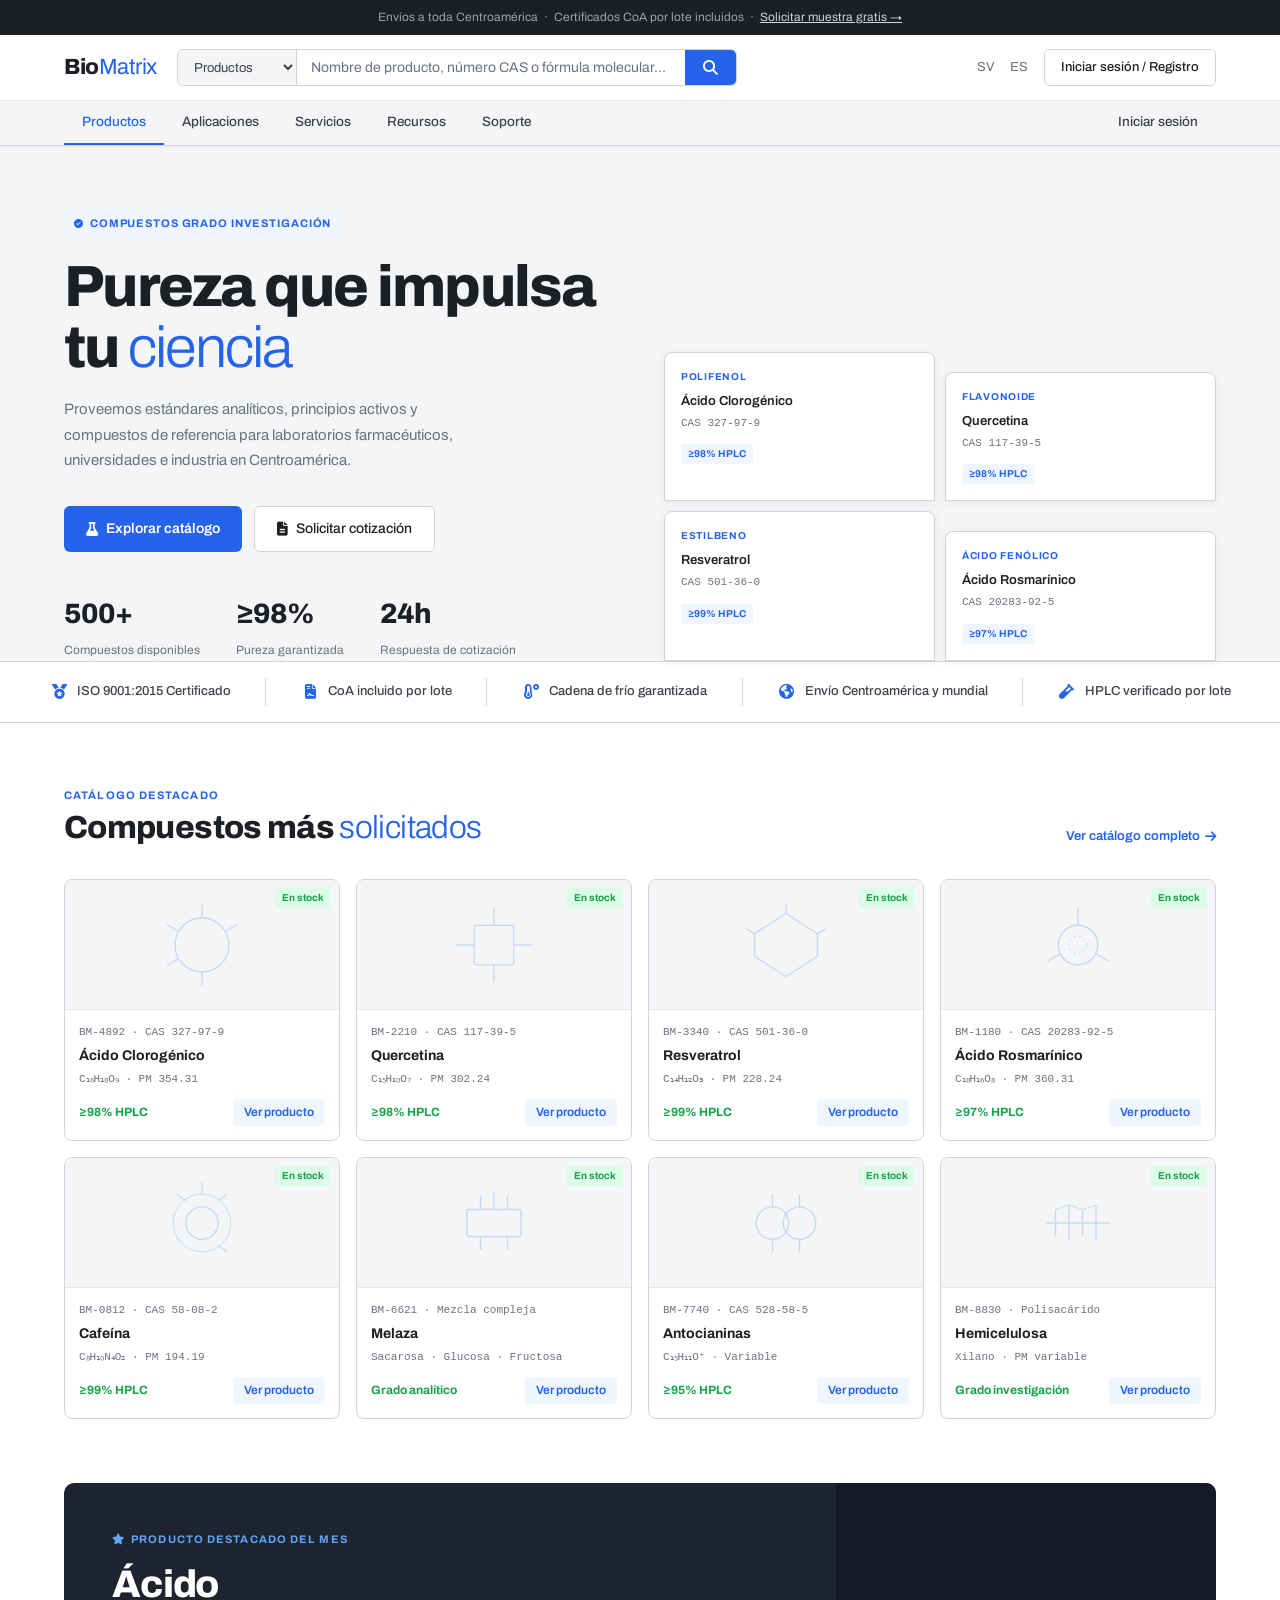
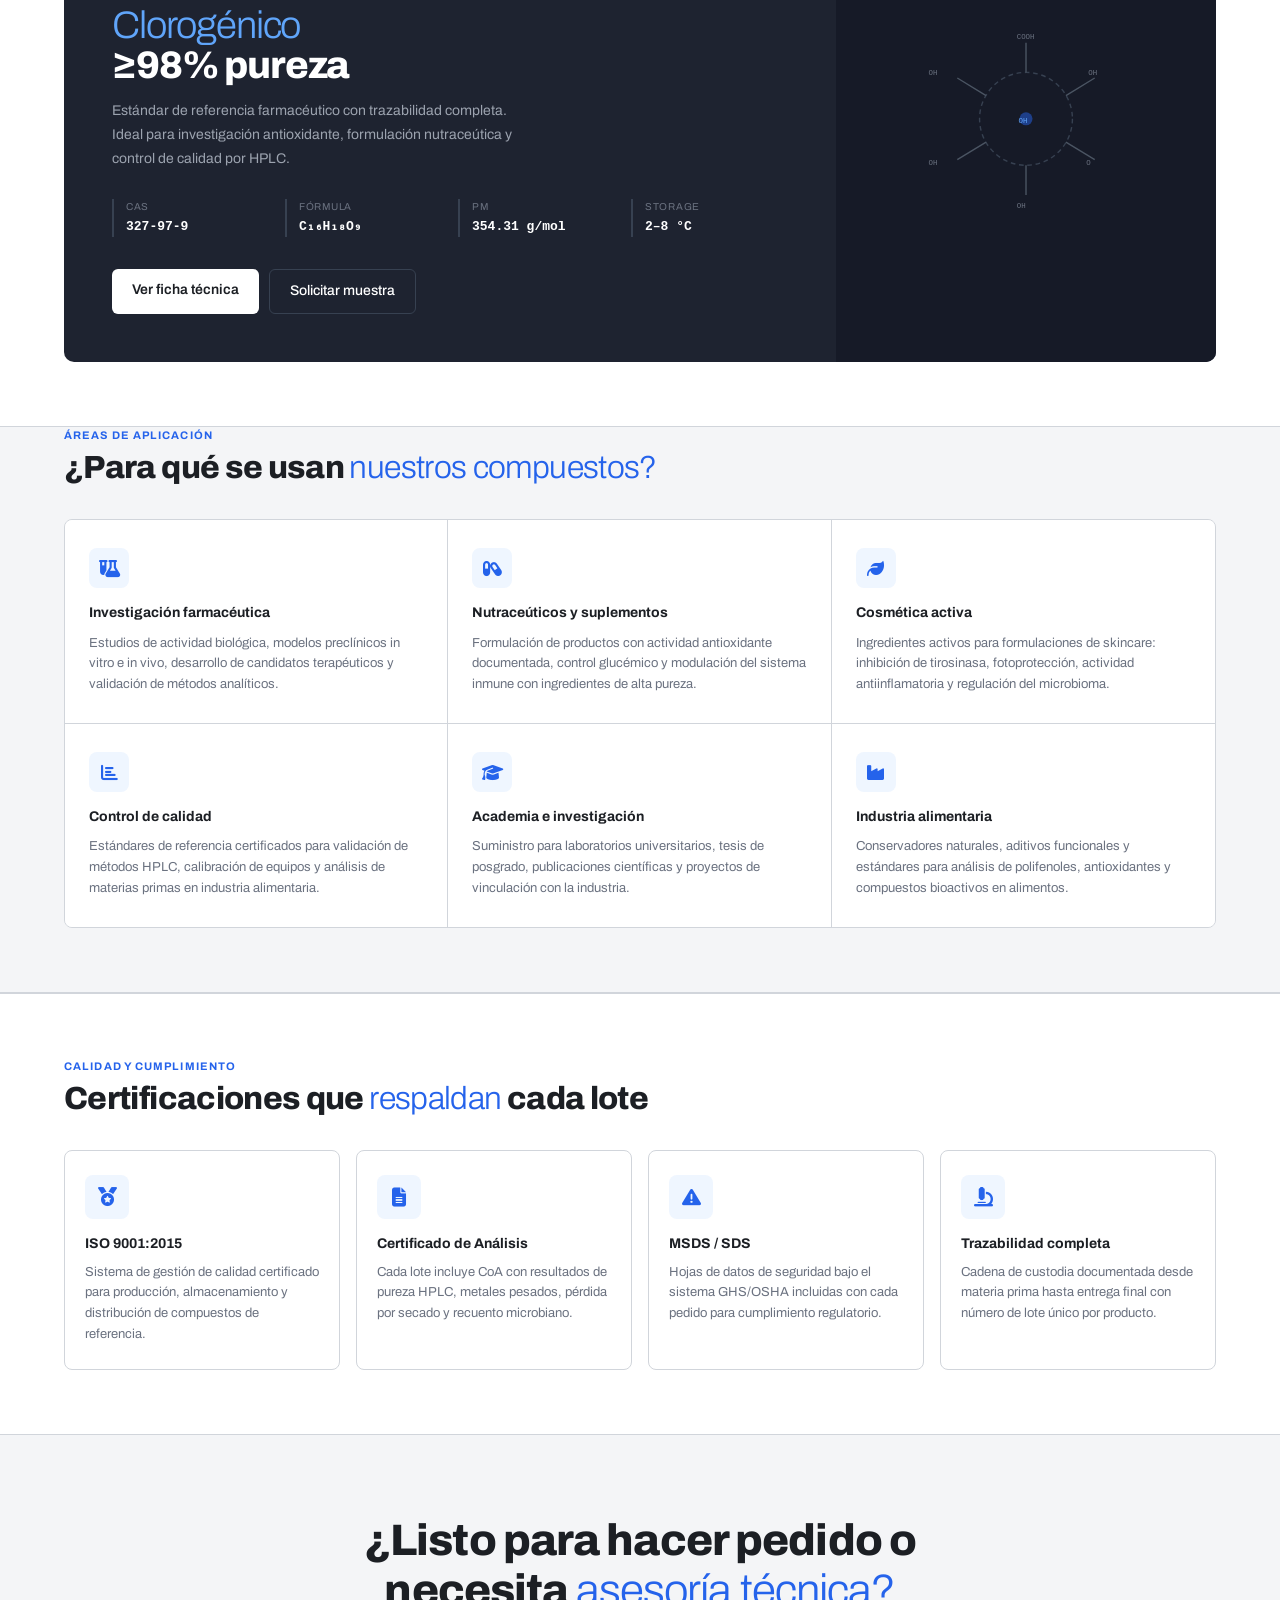
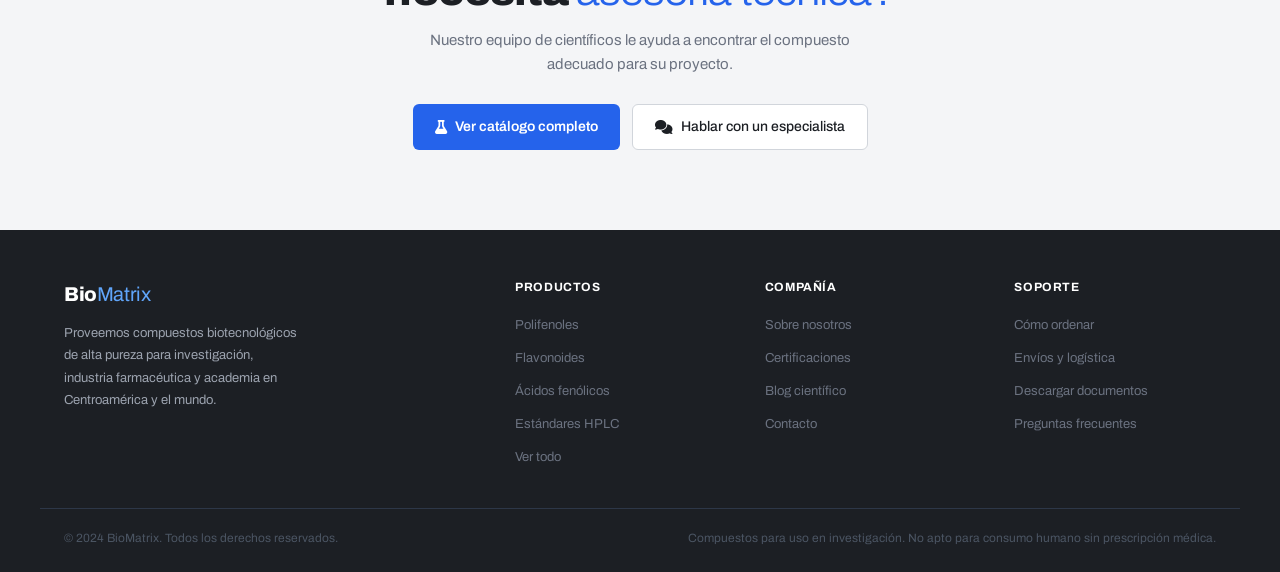
<file: index.html>
<!DOCTYPE html>
<html lang="es">
<head>
<meta charset="UTF-8">
<meta name="viewport" content="width=device-width, initial-scale=1.0">
<title>BioMatrix — Compuestos Biotecnológicos de Alta Pureza</title>
<link rel="stylesheet" href="style.css">
<link rel="stylesheet" href="https://cdnjs.cloudflare.com/ajax/libs/font-awesome/6.5.0/css/all.min.css">
</head>
<body>

<div class="topbar">
  Envíos a toda Centroamérica &nbsp;·&nbsp; Certificados CoA por lote incluidos &nbsp;·&nbsp; <a href="contacto.html">Solicitar muestra gratis →</a>
</div>

<header>
  <div class="header-top">
    <div class="logo">Bio<span>Matrix</span></div>
    <div class="search-wrap">
      <select>
        <option>Productos</option>
        <option>CAS</option>
        <option>Aplicaciones</option>
      </select>
      <input type="text" placeholder="Nombre de producto, número CAS o fórmula molecular...">
      <button class="search-btn"><i class="fa fa-magnifying-glass"></i></button>
    </div>
    <div class="header-actions">
      <a href="#">SV</a>
      <a href="#">ES</a>
      <a href="contacto.html" class="btn-login">Iniciar sesión / Registro</a>
    </div>
    <button class="hamburger" onclick="document.querySelector('.mobile-nav').classList.toggle('open')">
      <i class="fa fa-bars"></i>
    </button>
  </div>
  <nav class="header-nav">
    <ul>
      <li><a href="catalogo.html" class="active">Productos</a></li>
      <li><a href="#">Aplicaciones</a></li>
      <li><a href="#">Servicios</a></li>
      <li><a href="#">Recursos</a></li>
      <li><a href="#">Soporte</a></li>
      <li class="nav-right"><a href="contacto.html">Iniciar sesión</a></li>
    </ul>
  </nav>
  <div class="mobile-nav">
    <a href="catalogo.html"><i class="fa fa-flask" style="width:18px;"></i> Productos</a>
    <a href="#"><i class="fa fa-layer-group" style="width:18px;"></i> Aplicaciones</a>
    <a href="#"><i class="fa fa-wrench" style="width:18px;"></i> Servicios</a>
    <a href="#"><i class="fa fa-book" style="width:18px;"></i> Recursos</a>
    <a href="contacto.html"><i class="fa fa-envelope" style="width:18px;"></i> Contacto</a>
    <a href="contacto.html"><i class="fa fa-right-to-bracket" style="width:18px;"></i> Iniciar sesión</a>
  </div>
</header>

<section class="hero">
  <div class="hero-inner">
    <div class="hero-text">
      <div class="hero-eyebrow"><i class="fa fa-circle-check"></i> Compuestos grado investigación</div>
      <h1>Pureza que impulsa<br>tu <span>ciencia</span></h1>
      <p class="hero-desc">Proveemos estándares analíticos, principios activos y compuestos de referencia para laboratorios farmacéuticos, universidades e industria en Centroamérica.</p>
      <div class="hero-ctas">
        <a href="catalogo.html" class="btn-primary"><i class="fa fa-flask"></i> Explorar catálogo</a>
        <a href="contacto.html" class="btn-secondary"><i class="fa fa-file-lines"></i> Solicitar cotización</a>
      </div>
      <div class="hero-stats">
        <div class="hero-stat">
          <strong>500+</strong>
          <span>Compuestos disponibles</span>
        </div>
        <div class="hero-stat">
          <strong>≥98%</strong>
          <span>Pureza garantizada</span>
        </div>
        <div class="hero-stat">
          <strong>24h</strong>
          <span>Respuesta de cotización</span>
        </div>
      </div>
    </div>
    <div class="hero-visual">
      <div class="hero-cards">
        <div class="hero-card">
          <div class="hc-tag">Polifenol</div>
          <div class="hc-name">Ácido Clorogénico</div>
          <div class="hc-cas">CAS 327-97-9</div>
          <span class="hc-purity">≥98% HPLC</span>
        </div>
        <div class="hero-card">
          <div class="hc-tag">Flavonoide</div>
          <div class="hc-name">Quercetina</div>
          <div class="hc-cas">CAS 117-39-5</div>
          <span class="hc-purity">≥98% HPLC</span>
        </div>
        <div class="hero-card">
          <div class="hc-tag">Estilbeno</div>
          <div class="hc-name">Resveratrol</div>
          <div class="hc-cas">CAS 501-36-0</div>
          <span class="hc-purity">≥99% HPLC</span>
        </div>
        <div class="hero-card">
          <div class="hc-tag">Ácido fenólico</div>
          <div class="hc-name">Ácido Rosmarínico</div>
          <div class="hc-cas">CAS 20283-92-5</div>
          <span class="hc-purity">≥97% HPLC</span>
        </div>
      </div>
    </div>
  </div>
</section>

<div class="trust-bar">
  <div class="trust-bar-inner">
    <div class="trust-item"><i class="fa fa-medal"></i> ISO 9001:2015 Certificado</div>
    <div class="trust-divider"></div>
    <div class="trust-item"><i class="fa fa-file-contract"></i> CoA incluido por lote</div>
    <div class="trust-divider"></div>
    <div class="trust-item"><i class="fa fa-temperature-low"></i> Cadena de frío garantizada</div>
    <div class="trust-divider"></div>
    <div class="trust-item"><i class="fa fa-earth-americas"></i> Envío Centroamérica y mundial</div>
    <div class="trust-divider"></div>
    <div class="trust-item"><i class="fa fa-vial"></i> HPLC verificado por lote</div>
  </div>
</div>

<section class="section">
  <div class="container">
    <div class="section-header">
      <div>
        <div class="section-label">Catálogo destacado</div>
        <h2 class="section-title">Compuestos más <span>solicitados</span></h2>
      </div>
      <a href="catalogo.html" class="link-all">Ver catálogo completo <i class="fa fa-arrow-right"></i></a>
    </div>
    <div class="compounds-grid">
      <a href="producto.html" class="compound-card">
        <div class="cc-img">
          <svg viewBox="0 0 100 100" fill="none"><circle cx="50" cy="50" r="30" stroke="#2563eb" stroke-width="1.5"/><line x1="50" y1="20" x2="50" y2="5" stroke="#2563eb" stroke-width="1.5"/><line x1="50" y1="80" x2="50" y2="95" stroke="#2563eb" stroke-width="1.5"/><line x1="24" y1="35" x2="11" y2="27" stroke="#2563eb" stroke-width="1.5"/><line x1="76" y1="35" x2="89" y2="27" stroke="#2563eb" stroke-width="1.5"/><line x1="24" y1="65" x2="11" y2="73" stroke="#2563eb" stroke-width="1.5"/></svg>
          <span class="cc-badge">En stock</span>
        </div>
        <div class="cc-body">
          <div class="cc-ref">BM-4892 · CAS 327-97-9</div>
          <div class="cc-name">Ácido Clorogénico</div>
          <div class="cc-formula">C₁₆H₁₈O₉ · PM 354.31</div>
          <div class="cc-meta"><span class="cc-purity">≥98% HPLC</span><span class="cc-link">Ver producto</span></div>
        </div>
      </a>
      <a href="catalogo.html" class="compound-card">
        <div class="cc-img">
          <svg viewBox="0 0 100 100" fill="none"><rect x="28" y="28" width="44" height="44" stroke="#2563eb" stroke-width="1.5" rx="3"/><line x1="50" y1="28" x2="50" y2="8" stroke="#2563eb" stroke-width="1.5"/><line x1="50" y1="72" x2="50" y2="92" stroke="#2563eb" stroke-width="1.5"/><line x1="28" y1="50" x2="8" y2="50" stroke="#2563eb" stroke-width="1.5"/><line x1="72" y1="50" x2="92" y2="50" stroke="#2563eb" stroke-width="1.5"/></svg>
          <span class="cc-badge">En stock</span>
        </div>
        <div class="cc-body">
          <div class="cc-ref">BM-2210 · CAS 117-39-5</div>
          <div class="cc-name">Quercetina</div>
          <div class="cc-formula">C₁₅H₁₀O₇ · PM 302.24</div>
          <div class="cc-meta"><span class="cc-purity">≥98% HPLC</span><span class="cc-link">Ver producto</span></div>
        </div>
      </a>
      <a href="catalogo.html" class="compound-card">
        <div class="cc-img">
          <svg viewBox="0 0 100 100" fill="none"><polygon points="50,15 85,37.5 85,62.5 50,85 15,62.5 15,37.5" stroke="#2563eb" stroke-width="1.5" fill="none"/><line x1="50" y1="15" x2="50" y2="4" stroke="#2563eb" stroke-width="1.5"/><line x1="85" y1="37.5" x2="94" y2="32" stroke="#2563eb" stroke-width="1.5"/><line x1="15" y1="37.5" x2="6" y2="32" stroke="#2563eb" stroke-width="1.5"/></svg>
          <span class="cc-badge">En stock</span>
        </div>
        <div class="cc-body">
          <div class="cc-ref">BM-3340 · CAS 501-36-0</div>
          <div class="cc-name">Resveratrol</div>
          <div class="cc-formula">C₁₄H₁₂O₃ · PM 228.24</div>
          <div class="cc-meta"><span class="cc-purity">≥99% HPLC</span><span class="cc-link">Ver producto</span></div>
        </div>
      </a>
      <a href="catalogo.html" class="compound-card">
        <div class="cc-img">
          <svg viewBox="0 0 100 100" fill="none"><circle cx="50" cy="50" r="22" stroke="#2563eb" stroke-width="1.5"/><circle cx="50" cy="50" r="10" stroke="#2563eb" stroke-width="1" stroke-dasharray="3 3"/><line x1="50" y1="28" x2="50" y2="8" stroke="#2563eb" stroke-width="1.5"/><line x1="70" y1="60" x2="84" y2="68" stroke="#2563eb" stroke-width="1.5"/><line x1="30" y1="60" x2="16" y2="68" stroke="#2563eb" stroke-width="1.5"/></svg>
          <span class="cc-badge">En stock</span>
        </div>
        <div class="cc-body">
          <div class="cc-ref">BM-1180 · CAS 20283-92-5</div>
          <div class="cc-name">Ácido Rosmarínico</div>
          <div class="cc-formula">C₁₈H₁₆O₈ · PM 360.31</div>
          <div class="cc-meta"><span class="cc-purity">≥97% HPLC</span><span class="cc-link">Ver producto</span></div>
        </div>
      </a>
      <a href="catalogo.html" class="compound-card">
        <div class="cc-img">
          <svg viewBox="0 0 100 100" fill="none"><circle cx="50" cy="50" r="18" stroke="#2563eb" stroke-width="1.5"/><circle cx="50" cy="50" r="32" stroke="#2563eb" stroke-width="1"/><line x1="50" y1="18" x2="50" y2="5" stroke="#2563eb" stroke-width="1.5"/><line x1="68" y1="25" x2="78" y2="18" stroke="#2563eb" stroke-width="1.5"/><line x1="32" y1="25" x2="22" y2="18" stroke="#2563eb" stroke-width="1.5"/><line x1="68" y1="75" x2="78" y2="82" stroke="#2563eb" stroke-width="1.5"/></svg>
          <span class="cc-badge">En stock</span>
        </div>
        <div class="cc-body">
          <div class="cc-ref">BM-0812 · CAS 58-08-2</div>
          <div class="cc-name">Cafeína</div>
          <div class="cc-formula">C₈H₁₀N₄O₂ · PM 194.19</div>
          <div class="cc-meta"><span class="cc-purity">≥99% HPLC</span><span class="cc-link">Ver producto</span></div>
        </div>
      </a>
      <a href="catalogo.html" class="compound-card">
        <div class="cc-img">
          <svg viewBox="0 0 100 100" fill="none"><rect x="20" y="35" width="60" height="30" stroke="#2563eb" stroke-width="1.5" rx="2"/><line x1="35" y1="35" x2="35" y2="20" stroke="#2563eb" stroke-width="1.5"/><line x1="50" y1="35" x2="50" y2="15" stroke="#2563eb" stroke-width="1.5"/><line x1="65" y1="35" x2="65" y2="20" stroke="#2563eb" stroke-width="1.5"/><line x1="35" y1="65" x2="35" y2="80" stroke="#2563eb" stroke-width="1.5"/><line x1="65" y1="65" x2="65" y2="80" stroke="#2563eb" stroke-width="1.5"/></svg>
          <span class="cc-badge">En stock</span>
        </div>
        <div class="cc-body">
          <div class="cc-ref">BM-6621 · Mezcla compleja</div>
          <div class="cc-name">Melaza</div>
          <div class="cc-formula">Sacarosa · Glucosa · Fructosa</div>
          <div class="cc-meta"><span class="cc-purity">Grado analítico</span><span class="cc-link">Ver producto</span></div>
        </div>
      </a>
      <a href="catalogo.html" class="compound-card">
        <div class="cc-img">
          <svg viewBox="0 0 100 100" fill="none"><circle cx="35" cy="50" r="18" stroke="#2563eb" stroke-width="1.5"/><circle cx="65" cy="50" r="18" stroke="#2563eb" stroke-width="1.5"/><line x1="35" y1="32" x2="35" y2="18" stroke="#2563eb" stroke-width="1.5"/><line x1="65" y1="32" x2="65" y2="18" stroke="#2563eb" stroke-width="1.5"/><line x1="35" y1="68" x2="35" y2="82" stroke="#2563eb" stroke-width="1.5"/><line x1="65" y1="68" x2="65" y2="82" stroke="#2563eb" stroke-width="1.5"/></svg>
          <span class="cc-badge">En stock</span>
        </div>
        <div class="cc-body">
          <div class="cc-ref">BM-7740 · CAS 528-58-5</div>
          <div class="cc-name">Antocianinas</div>
          <div class="cc-formula">C₁₅H₁₁O⁺ · Variable</div>
          <div class="cc-meta"><span class="cc-purity">≥95% HPLC</span><span class="cc-link">Ver producto</span></div>
        </div>
      </a>
      <a href="catalogo.html" class="compound-card">
        <div class="cc-img">
          <svg viewBox="0 0 100 100" fill="none"><line x1="15" y1="50" x2="85" y2="50" stroke="#2563eb" stroke-width="1.5"/><line x1="25" y1="35" x2="25" y2="65" stroke="#2563eb" stroke-width="1.5"/><line x1="40" y1="30" x2="40" y2="70" stroke="#2563eb" stroke-width="1.5"/><line x1="55" y1="35" x2="55" y2="65" stroke="#2563eb" stroke-width="1.5"/><line x1="70" y1="30" x2="70" y2="70" stroke="#2563eb" stroke-width="1.5"/><line x1="25" y1="35" x2="40" y2="30" stroke="#2563eb" stroke-width="1"/><line x1="40" y1="30" x2="55" y2="35" stroke="#2563eb" stroke-width="1"/><line x1="55" y1="35" x2="70" y2="30" stroke="#2563eb" stroke-width="1"/></svg>
          <span class="cc-badge">En stock</span>
        </div>
        <div class="cc-body">
          <div class="cc-ref">BM-8830 · Polisacárido</div>
          <div class="cc-name">Hemicelulosa</div>
          <div class="cc-formula">Xilano · PM variable</div>
          <div class="cc-meta"><span class="cc-purity">Grado investigación</span><span class="cc-link">Ver producto</span></div>
        </div>
      </a>
    </div>
  </div>
</section>

<div class="featured-wrap">
  <div class="featured-product">
    <div class="fp-left">
      <div class="fp-eyebrow"><i class="fa fa-star"></i> Producto destacado del mes</div>
      <h2>Ácido<br><span>Clorogénico</span><br>≥98% pureza</h2>
      <p>Estándar de referencia farmacéutico con trazabilidad completa. Ideal para investigación antioxidante, formulación nutraceútica y control de calidad por HPLC.</p>
      <div class="fp-specs">
        <div class="fp-spec"><div class="fp-spec-label">CAS</div><div class="fp-spec-val">327-97-9</div></div>
        <div class="fp-spec"><div class="fp-spec-label">Fórmula</div><div class="fp-spec-val">C₁₆H₁₈O₉</div></div>
        <div class="fp-spec"><div class="fp-spec-label">PM</div><div class="fp-spec-val">354.31 g/mol</div></div>
        <div class="fp-spec"><div class="fp-spec-label">Storage</div><div class="fp-spec-val">2–8 °C</div></div>
      </div>
      <div class="fp-actions">
        <a href="producto.html" class="btn-white">Ver ficha técnica</a>
        <a href="contacto.html" class="btn-outline-white">Solicitar muestra</a>
      </div>
    </div>
    <div class="fp-right">
      <div class="fp-molecule">
        <svg viewBox="0 0 280 200" fill="none" xmlns="http://www.w3.org/2000/svg">
          <circle cx="140" cy="100" r="50" stroke="#374151" stroke-width="1.5" stroke-dasharray="5 4"/>
          <line x1="140" y1="50" x2="140" y2="18" stroke="#4b5563" stroke-width="1.5"/>
          <line x1="140" y1="150" x2="140" y2="182" stroke="#4b5563" stroke-width="1.5"/>
          <line x1="97" y1="75" x2="66" y2="56" stroke="#4b5563" stroke-width="1.5"/>
          <line x1="183" y1="75" x2="214" y2="56" stroke="#4b5563" stroke-width="1.5"/>
          <line x1="97" y1="125" x2="66" y2="144" stroke="#4b5563" stroke-width="1.5"/>
          <line x1="183" y1="125" x2="214" y2="144" stroke="#4b5563" stroke-width="1.5"/>
          <circle cx="140" cy="100" r="7" fill="#2563eb" opacity="0.5"/>
          <text x="132" y="104" fill="#60a5fa" font-family="monospace" font-size="8">OH</text>
          <text x="130" y="14" fill="#6b7280" font-family="monospace" font-size="8">COOH</text>
          <text x="35" y="53" fill="#6b7280" font-family="monospace" font-size="8">OH</text>
          <text x="207" y="53" fill="#6b7280" font-family="monospace" font-size="8">OH</text>
          <text x="35" y="150" fill="#6b7280" font-family="monospace" font-size="8">OH</text>
          <text x="205" y="150" fill="#6b7280" font-family="monospace" font-size="8">O</text>
          <text x="130" y="196" fill="#6b7280" font-family="monospace" font-size="8">OH</text>
        </svg>
      </div>
    </div>
  </div>
</div>

<section class="applications section" style="padding-top:0;">
  <div class="container">
    <div class="section-header">
      <div>
        <div class="section-label">Áreas de aplicación</div>
        <h2 class="section-title">¿Para qué se usan <span>nuestros compuestos?</span></h2>
      </div>
    </div>
    <div class="apps-grid">
      <div class="app-card">
        <div class="app-icon"><i class="fa fa-flask-vial"></i></div>
        <h3>Investigación farmacéutica</h3>
        <p>Estudios de actividad biológica, modelos preclínicos in vitro e in vivo, desarrollo de candidatos terapéuticos y validación de métodos analíticos.</p>
      </div>
      <div class="app-card">
        <div class="app-icon"><i class="fa fa-capsules"></i></div>
        <h3>Nutraceúticos y suplementos</h3>
        <p>Formulación de productos con actividad antioxidante documentada, control glucémico y modulación del sistema inmune con ingredientes de alta pureza.</p>
      </div>
      <div class="app-card">
        <div class="app-icon"><i class="fa fa-leaf"></i></div>
        <h3>Cosmética activa</h3>
        <p>Ingredientes activos para formulaciones de skincare: inhibición de tirosinasa, fotoprotección, actividad antiinflamatoria y regulación del microbioma.</p>
      </div>
      <div class="app-card">
        <div class="app-icon"><i class="fa fa-chart-bar"></i></div>
        <h3>Control de calidad</h3>
        <p>Estándares de referencia certificados para validación de métodos HPLC, calibración de equipos y análisis de materias primas en industria alimentaria.</p>
      </div>
      <div class="app-card">
        <div class="app-icon"><i class="fa fa-graduation-cap"></i></div>
        <h3>Academia e investigación</h3>
        <p>Suministro para laboratorios universitarios, tesis de posgrado, publicaciones científicas y proyectos de vinculación con la industria.</p>
      </div>
      <div class="app-card">
        <div class="app-icon"><i class="fa fa-industry"></i></div>
        <h3>Industria alimentaria</h3>
        <p>Conservadores naturales, aditivos funcionales y estándares para análisis de polifenoles, antioxidantes y compuestos bioactivos en alimentos.</p>
      </div>
    </div>
  </div>
</section>

<section class="section" style="border-top:1px solid var(--border);">
  <div class="container">
    <div class="section-header">
      <div>
        <div class="section-label">Calidad y cumplimiento</div>
        <h2 class="section-title">Certificaciones que <span>respaldan</span> cada lote</h2>
      </div>
    </div>
    <div class="certs-grid">
      <div class="cert-card">
        <div class="cert-icon-wrap"><i class="fa fa-medal"></i></div>
        <h3>ISO 9001:2015</h3>
        <p>Sistema de gestión de calidad certificado para producción, almacenamiento y distribución de compuestos de referencia.</p>
      </div>
      <div class="cert-card">
        <div class="cert-icon-wrap"><i class="fa fa-file-lines"></i></div>
        <h3>Certificado de Análisis</h3>
        <p>Cada lote incluye CoA con resultados de pureza HPLC, metales pesados, pérdida por secado y recuento microbiano.</p>
      </div>
      <div class="cert-card">
        <div class="cert-icon-wrap"><i class="fa fa-triangle-exclamation"></i></div>
        <h3>MSDS / SDS</h3>
        <p>Hojas de datos de seguridad bajo el sistema GHS/OSHA incluidas con cada pedido para cumplimiento regulatorio.</p>
      </div>
      <div class="cert-card">
        <div class="cert-icon-wrap"><i class="fa fa-microscope"></i></div>
        <h3>Trazabilidad completa</h3>
        <p>Cadena de custodia documentada desde materia prima hasta entrega final con número de lote único por producto.</p>
      </div>
    </div>
  </div>
</section>

<section class="cta-section">
  <h2>¿Listo para hacer pedido o<br>necesita <span>asesoría técnica?</span></h2>
  <p>Nuestro equipo de científicos le ayuda a encontrar el compuesto adecuado para su proyecto.</p>
  <div class="cta-btns">
    <a href="catalogo.html" class="btn-primary"><i class="fa fa-flask"></i> Ver catálogo completo</a>
    <a href="contacto.html" class="btn-secondary"><i class="fa fa-comments"></i> Hablar con un especialista</a>
  </div>
</section>

<footer>
  <div class="footer-top">
    <div>
      <div class="footer-logo">Bio<span>Matrix</span></div>
      <p class="footer-about">Proveemos compuestos biotecnológicos de alta pureza para investigación, industria farmacéutica y academia en Centroamérica y el mundo.</p>
    </div>
    <div class="footer-col">
      <h4>Productos</h4>
      <ul>
        <li><a href="catalogo.html">Polifenoles</a></li>
        <li><a href="catalogo.html">Flavonoides</a></li>
        <li><a href="catalogo.html">Ácidos fenólicos</a></li>
        <li><a href="catalogo.html">Estándares HPLC</a></li>
        <li><a href="catalogo.html">Ver todo</a></li>
      </ul>
    </div>
    <div class="footer-col">
      <h4>Compañía</h4>
      <ul>
        <li><a href="#">Sobre nosotros</a></li>
        <li><a href="#">Certificaciones</a></li>
        <li><a href="#">Blog científico</a></li>
        <li><a href="contacto.html">Contacto</a></li>
      </ul>
    </div>
    <div class="footer-col">
      <h4>Soporte</h4>
      <ul>
        <li><a href="#">Cómo ordenar</a></li>
        <li><a href="#">Envíos y logística</a></li>
        <li><a href="#">Descargar documentos</a></li>
        <li><a href="#">Preguntas frecuentes</a></li>
      </ul>
    </div>
  </div>
  <div class="footer-bottom">
    <span>© 2024 BioMatrix. Todos los derechos reservados.</span>
    <span>Compuestos para uso en investigación. No apto para consumo humano sin prescripción médica.</span>
  </div>
</footer>

</body>
</html>
</file>
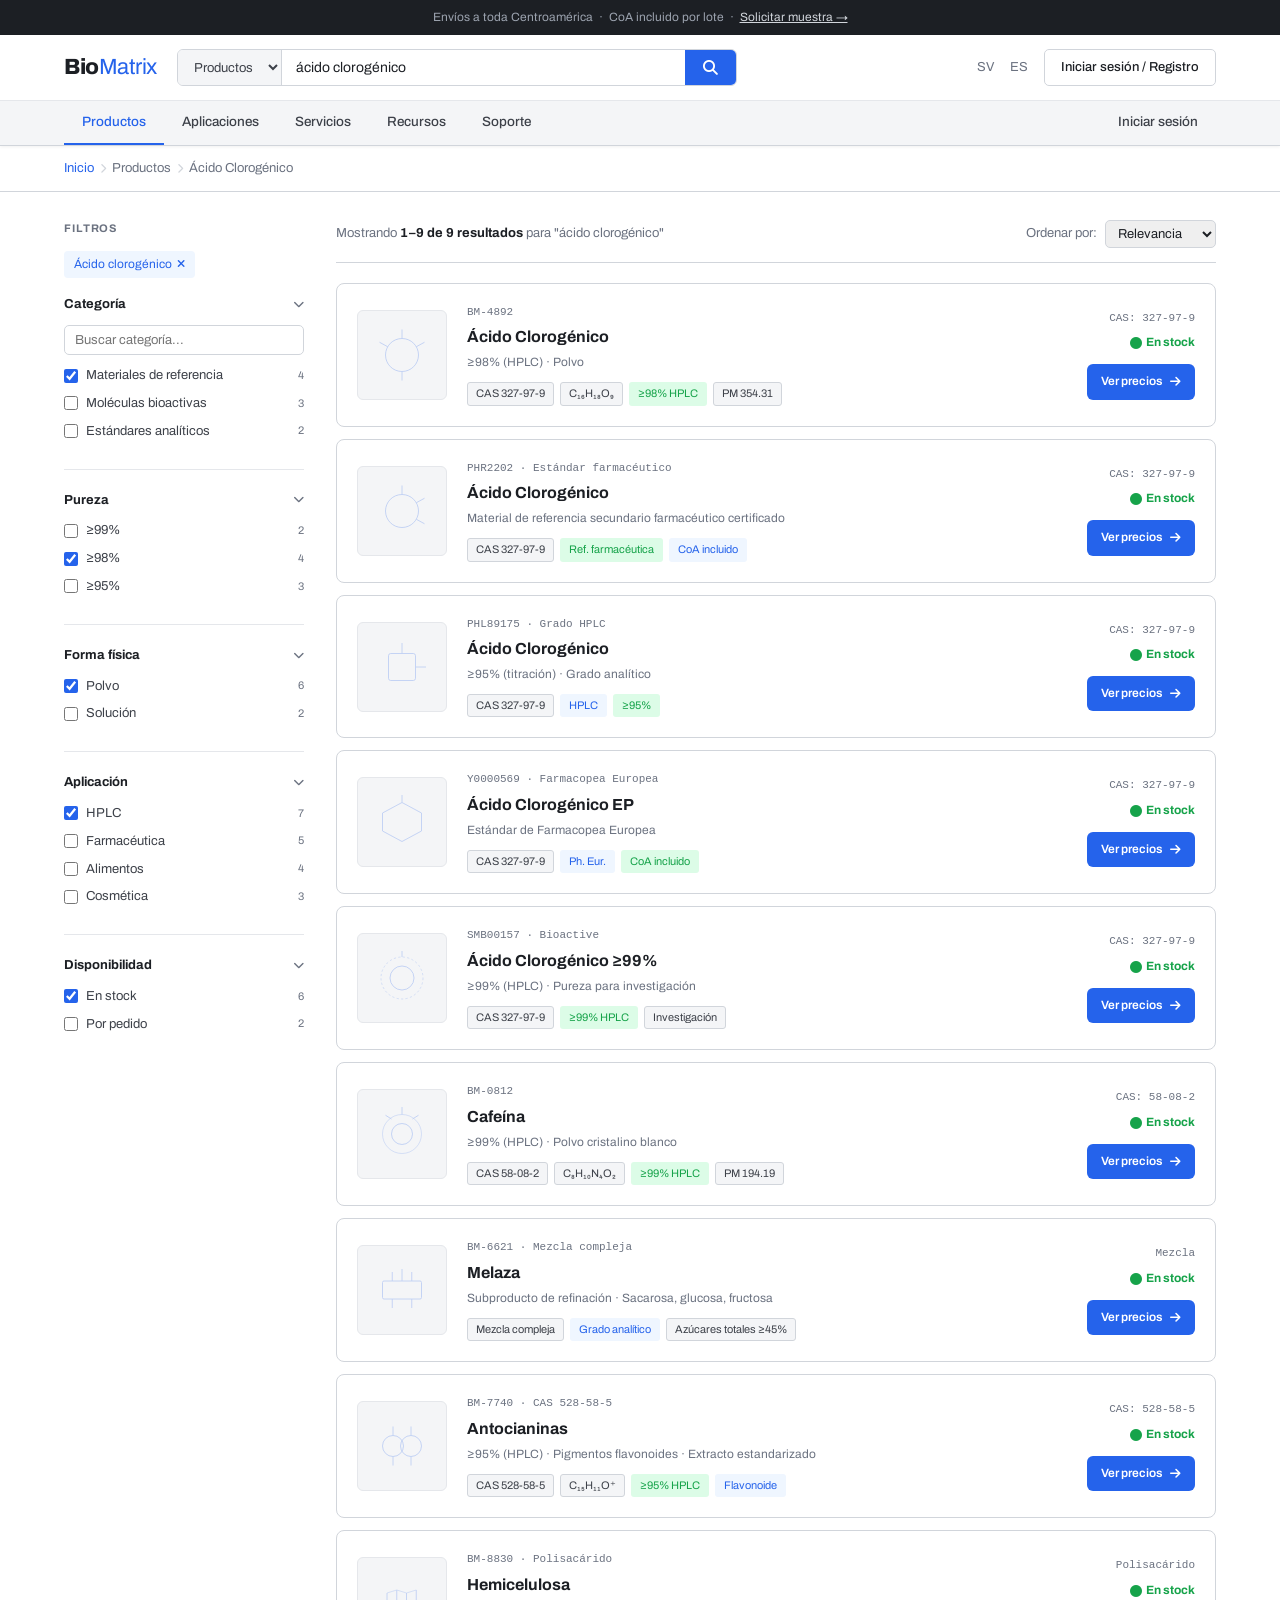
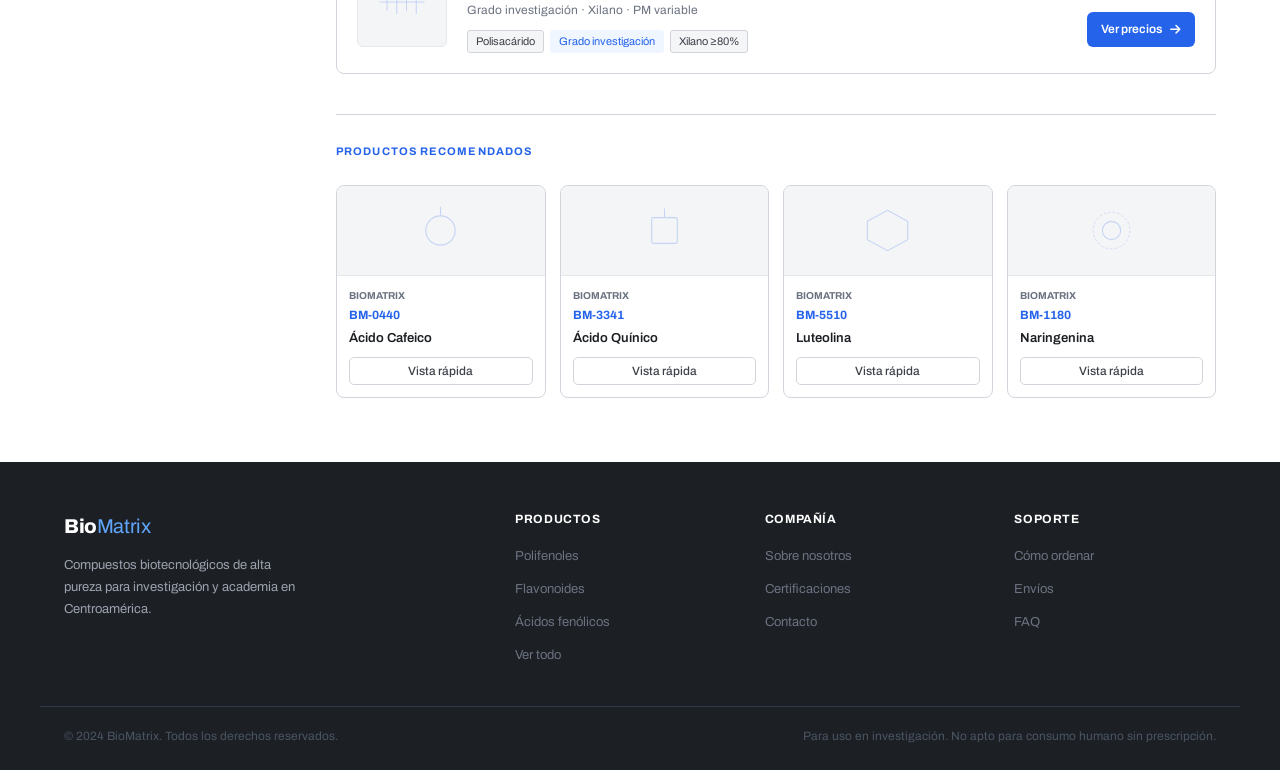
<file: catalogo.html>
<!DOCTYPE html>
<html lang="es">
<head>
<meta charset="UTF-8">
<meta name="viewport" content="width=device-width, initial-scale=1.0">
<title>Catálogo | BioMatrix</title>
<link rel="stylesheet" href="style.css">
<link rel="stylesheet" href="https://cdnjs.cloudflare.com/ajax/libs/font-awesome/6.5.0/css/all.min.css">
</head>
<body>
<div class="topbar">Envíos a toda Centroamérica &nbsp;·&nbsp; CoA incluido por lote &nbsp;·&nbsp; <a href="contacto.html">Solicitar muestra →</a></div>
<header>
  <div class="header-top">
    <div class="logo"><a href="index.html" style="color:inherit;">Bio<span>Matrix</span></a></div>
    <div class="search-wrap">
      <select><option>Productos</option><option>CAS</option></select>
      <input type="text" placeholder="Nombre de producto, número CAS..." value="ácido clorogénico">
      <button class="search-btn"><i class="fa fa-magnifying-glass"></i></button>
    </div>
    <div class="header-actions">
      <a href="#">SV</a><a href="#">ES</a>
      <a href="contacto.html" class="btn-login">Iniciar sesión / Registro</a>
    </div>
    <button class="hamburger" onclick="document.querySelector('.mobile-nav').classList.toggle('open')"><i class="fa fa-bars"></i></button>
  </div>
  <nav class="header-nav">
    <ul>
      <li><a href="catalogo.html" class="active">Productos</a></li>
      <li><a href="#">Aplicaciones</a></li>
      <li><a href="#">Servicios</a></li>
      <li><a href="#">Recursos</a></li>
      <li><a href="#">Soporte</a></li>
      <li class="nav-right"><a href="contacto.html">Iniciar sesión</a></li>
    </ul>
  </nav>
  <div class="mobile-nav">
    <a href="index.html"><i class="fa fa-house" style="width:18px;"></i> Inicio</a>
    <a href="catalogo.html"><i class="fa fa-flask" style="width:18px;"></i> Productos</a>
    <a href="contacto.html"><i class="fa fa-envelope" style="width:18px;"></i> Contacto</a>
    <a href="contacto.html"><i class="fa fa-right-to-bracket" style="width:18px;"></i> Iniciar sesión</a>
  </div>
</header>
<div class="breadcrumb-bar">
  <div class="breadcrumb">
    <a href="index.html">Inicio</a><i class="fa fa-chevron-right"></i>
    <span>Productos</span><i class="fa fa-chevron-right"></i>
    <span>Ácido Clorogénico</span>
  </div>
</div>

<div class="catalog-layout">
  <aside class="sidebar">
    <div class="sidebar-title">Filtros</div>
    <div class="applied-filters">
      <span class="filter-tag">Ácido clorogénico <i class="fa fa-xmark"></i></span>
    </div>
    <div class="filter-group">
      <div class="filter-group-title">Categoría <i class="fa fa-chevron-down"></i></div>
      <input class="search-filter" type="text" placeholder="Buscar categoría...">
      <div class="filter-option"><input type="checkbox" id="ref" checked><label for="ref">Materiales de referencia</label><span class="filter-count">4</span></div>
      <div class="filter-option"><input type="checkbox" id="bio"><label for="bio">Moléculas bioactivas</label><span class="filter-count">3</span></div>
      <div class="filter-option"><input type="checkbox" id="std"><label for="std">Estándares analíticos</label><span class="filter-count">2</span></div>
    </div>
    <div class="filter-group">
      <div class="filter-group-title">Pureza <i class="fa fa-chevron-down"></i></div>
      <div class="filter-option"><input type="checkbox" id="p99"><label for="p99">≥99%</label><span class="filter-count">2</span></div>
      <div class="filter-option"><input type="checkbox" id="p98" checked><label for="p98">≥98%</label><span class="filter-count">4</span></div>
      <div class="filter-option"><input type="checkbox" id="p95"><label for="p95">≥95%</label><span class="filter-count">3</span></div>
    </div>
    <div class="filter-group">
      <div class="filter-group-title">Forma física <i class="fa fa-chevron-down"></i></div>
      <div class="filter-option"><input type="checkbox" id="powder" checked><label for="powder">Polvo</label><span class="filter-count">6</span></div>
      <div class="filter-option"><input type="checkbox" id="sol"><label for="sol">Solución</label><span class="filter-count">2</span></div>
    </div>
    <div class="filter-group">
      <div class="filter-group-title">Aplicación <i class="fa fa-chevron-down"></i></div>
      <div class="filter-option"><input type="checkbox" id="hplc" checked><label for="hplc">HPLC</label><span class="filter-count">7</span></div>
      <div class="filter-option"><input type="checkbox" id="pharma"><label for="pharma">Farmacéutica</label><span class="filter-count">5</span></div>
      <div class="filter-option"><input type="checkbox" id="food"><label for="food">Alimentos</label><span class="filter-count">4</span></div>
      <div class="filter-option"><input type="checkbox" id="cosm"><label for="cosm">Cosmética</label><span class="filter-count">3</span></div>
    </div>
    <div class="filter-group">
      <div class="filter-group-title">Disponibilidad <i class="fa fa-chevron-down"></i></div>
      <div class="filter-option"><input type="checkbox" id="stock" checked><label for="stock">En stock</label><span class="filter-count">6</span></div>
      <div class="filter-option"><input type="checkbox" id="order"><label for="order">Por pedido</label><span class="filter-count">2</span></div>
    </div>
  </aside>

  <main class="catalog-main">
    <div class="catalog-header">
      <div class="catalog-count">Mostrando <strong>1–9 de 9 resultados</strong> para "ácido clorogénico"</div>
      <div class="catalog-sort">
        Ordenar por:
        <select><option>Relevancia</option><option>Nombre A–Z</option><option>Pureza</option></select>
      </div>
    </div>

    <div class="product-list">
      <div class="product-row">
        <div class="pr-img"><svg viewBox="0 0 80 80" fill="none"><circle cx="40" cy="40" r="22" stroke="#2563eb" stroke-width="1.2"/><line x1="40" y1="18" x2="40" y2="6" stroke="#2563eb" stroke-width="1.2"/><line x1="40" y1="62" x2="40" y2="74" stroke="#2563eb" stroke-width="1.2"/><line x1="21" y1="29" x2="10" y2="23" stroke="#2563eb" stroke-width="1.2"/><line x1="59" y1="29" x2="70" y2="23" stroke="#2563eb" stroke-width="1.2"/></svg></div>
        <div>
          <div class="pr-ref">BM-4892</div>
          <div class="pr-name"><a href="producto.html">Ácido Clorogénico</a></div>
          <div class="pr-synonym">≥98% (HPLC) · Polvo</div>
          <div class="pr-tags">
            <span class="pr-tag">CAS 327-97-9</span>
            <span class="pr-tag">C₁₆H₁₈O₉</span>
            <span class="pr-tag green">≥98% HPLC</span>
            <span class="pr-tag">PM 354.31</span>
          </div>
        </div>
        <div class="pr-right">
          <div class="pr-cas">CAS: 327-97-9</div>
          <div class="pr-stock in"><i class="fa fa-circle"></i> En stock</div>
          <a href="producto.html" class="btn-primary" style="font-size:12px;padding:8px 14px;">Ver precios <i class="fa fa-arrow-right"></i></a>
        </div>
      </div>

      <div class="product-row">
        <div class="pr-img"><svg viewBox="0 0 80 80" fill="none"><circle cx="40" cy="40" r="22" stroke="#2563eb" stroke-width="1.2"/><line x1="40" y1="18" x2="40" y2="6" stroke="#2563eb" stroke-width="1.2"/><line x1="59" y1="29" x2="70" y2="23" stroke="#2563eb" stroke-width="1.2"/><line x1="59" y1="51" x2="70" y2="57" stroke="#2563eb" stroke-width="1.2"/></svg></div>
        <div>
          <div class="pr-ref">PHR2202 · Estándar farmacéutico</div>
          <div class="pr-name"><a href="producto.html">Ácido Clorogénico</a></div>
          <div class="pr-synonym">Material de referencia secundario farmacéutico certificado</div>
          <div class="pr-tags">
            <span class="pr-tag">CAS 327-97-9</span>
            <span class="pr-tag green">Ref. farmacéutica</span>
            <span class="pr-tag blue">CoA incluido</span>
          </div>
        </div>
        <div class="pr-right">
          <div class="pr-cas">CAS: 327-97-9</div>
          <div class="pr-stock in"><i class="fa fa-circle"></i> En stock</div>
          <a href="producto.html" class="btn-primary" style="font-size:12px;padding:8px 14px;">Ver precios <i class="fa fa-arrow-right"></i></a>
        </div>
      </div>

      <div class="product-row">
        <div class="pr-img"><svg viewBox="0 0 80 80" fill="none"><rect x="22" y="22" width="36" height="36" stroke="#2563eb" stroke-width="1.2" rx="3"/><line x1="40" y1="22" x2="40" y2="8" stroke="#2563eb" stroke-width="1.2"/><line x1="58" y1="40" x2="72" y2="40" stroke="#2563eb" stroke-width="1.2"/></svg></div>
        <div>
          <div class="pr-ref">PHL89175 · Grado HPLC</div>
          <div class="pr-name"><a href="producto.html">Ácido Clorogénico</a></div>
          <div class="pr-synonym">≥95% (titración) · Grado analítico</div>
          <div class="pr-tags">
            <span class="pr-tag">CAS 327-97-9</span>
            <span class="pr-tag blue">HPLC</span>
            <span class="pr-tag green">≥95%</span>
          </div>
        </div>
        <div class="pr-right">
          <div class="pr-cas">CAS: 327-97-9</div>
          <div class="pr-stock in"><i class="fa fa-circle"></i> En stock</div>
          <a href="producto.html" class="btn-primary" style="font-size:12px;padding:8px 14px;">Ver precios <i class="fa fa-arrow-right"></i></a>
        </div>
      </div>

      <div class="product-row">
        <div class="pr-img"><svg viewBox="0 0 80 80" fill="none"><polygon points="40,14 66,28 66,52 40,66 14,52 14,28" stroke="#2563eb" stroke-width="1.2" fill="none"/><line x1="40" y1="14" x2="40" y2="4" stroke="#2563eb" stroke-width="1.2"/></svg></div>
        <div>
          <div class="pr-ref">Y0000569 · Farmacopea Europea</div>
          <div class="pr-name"><a href="producto.html">Ácido Clorogénico EP</a></div>
          <div class="pr-synonym">Estándar de Farmacopea Europea</div>
          <div class="pr-tags">
            <span class="pr-tag">CAS 327-97-9</span>
            <span class="pr-tag blue">Ph. Eur.</span>
            <span class="pr-tag green">CoA incluido</span>
          </div>
        </div>
        <div class="pr-right">
          <div class="pr-cas">CAS: 327-97-9</div>
          <div class="pr-stock in"><i class="fa fa-circle"></i> En stock</div>
          <a href="producto.html" class="btn-primary" style="font-size:12px;padding:8px 14px;">Ver precios <i class="fa fa-arrow-right"></i></a>
        </div>
      </div>

      <div class="product-row">
        <div class="pr-img"><svg viewBox="0 0 80 80" fill="none"><circle cx="40" cy="40" r="16" stroke="#2563eb" stroke-width="1.2"/><circle cx="40" cy="40" r="28" stroke="#2563eb" stroke-width="0.8" stroke-dasharray="3 3"/><line x1="40" y1="12" x2="40" y2="4" stroke="#2563eb" stroke-width="1.2"/></svg></div>
        <div>
          <div class="pr-ref">SMB00157 · Bioactive</div>
          <div class="pr-name"><a href="producto.html">Ácido Clorogénico ≥99%</a></div>
          <div class="pr-synonym">≥99% (HPLC) · Pureza para investigación</div>
          <div class="pr-tags">
            <span class="pr-tag">CAS 327-97-9</span>
            <span class="pr-tag green">≥99% HPLC</span>
            <span class="pr-tag">Investigación</span>
          </div>
        </div>
        <div class="pr-right">
          <div class="pr-cas">CAS: 327-97-9</div>
          <div class="pr-stock in"><i class="fa fa-circle"></i> En stock</div>
          <a href="producto.html" class="btn-primary" style="font-size:12px;padding:8px 14px;">Ver precios <i class="fa fa-arrow-right"></i></a>
        </div>
      </div>

      <div class="product-row">
        <div class="pr-img"><svg viewBox="0 0 80 80" fill="none"><circle cx="40" cy="40" r="14" stroke="#2563eb" stroke-width="1.2"/><circle cx="40" cy="40" r="26" stroke="#2563eb" stroke-width="0.8"/><line x1="40" y1="14" x2="40" y2="4" stroke="#2563eb" stroke-width="1.2"/><line x1="54" y1="20" x2="62" y2="15" stroke="#2563eb" stroke-width="1.2"/><line x1="26" y1="20" x2="18" y2="15" stroke="#2563eb" stroke-width="1.2"/></svg></div>
        <div>
          <div class="pr-ref">BM-0812</div>
          <div class="pr-name"><a href="producto.html">Cafeína</a></div>
          <div class="pr-synonym">≥99% (HPLC) · Polvo cristalino blanco</div>
          <div class="pr-tags">
            <span class="pr-tag">CAS 58-08-2</span>
            <span class="pr-tag">C₈H₁₀N₄O₂</span>
            <span class="pr-tag green">≥99% HPLC</span>
            <span class="pr-tag">PM 194.19</span>
          </div>
        </div>
        <div class="pr-right">
          <div class="pr-cas">CAS: 58-08-2</div>
          <div class="pr-stock in"><i class="fa fa-circle"></i> En stock</div>
          <a href="producto.html" class="btn-primary" style="font-size:12px;padding:8px 14px;">Ver precios <i class="fa fa-arrow-right"></i></a>
        </div>
      </div>

      <div class="product-row">
        <div class="pr-img"><svg viewBox="0 0 80 80" fill="none"><rect x="14" y="28" width="52" height="24" stroke="#2563eb" stroke-width="1.2" rx="2"/><line x1="27" y1="28" x2="27" y2="16" stroke="#2563eb" stroke-width="1.2"/><line x1="40" y1="28" x2="40" y2="12" stroke="#2563eb" stroke-width="1.2"/><line x1="53" y1="28" x2="53" y2="16" stroke="#2563eb" stroke-width="1.2"/><line x1="27" y1="52" x2="27" y2="64" stroke="#2563eb" stroke-width="1.2"/><line x1="53" y1="52" x2="53" y2="64" stroke="#2563eb" stroke-width="1.2"/></svg></div>
        <div>
          <div class="pr-ref">BM-6621 · Mezcla compleja</div>
          <div class="pr-name"><a href="producto.html">Melaza</a></div>
          <div class="pr-synonym">Subproducto de refinación · Sacarosa, glucosa, fructosa</div>
          <div class="pr-tags">
            <span class="pr-tag">Mezcla compleja</span>
            <span class="pr-tag blue">Grado analítico</span>
            <span class="pr-tag">Azúcares totales ≥45%</span>
          </div>
        </div>
        <div class="pr-right">
          <div class="pr-cas">Mezcla</div>
          <div class="pr-stock in"><i class="fa fa-circle"></i> En stock</div>
          <a href="producto.html" class="btn-primary" style="font-size:12px;padding:8px 14px;">Ver precios <i class="fa fa-arrow-right"></i></a>
        </div>
      </div>

      <div class="product-row">
        <div class="pr-img"><svg viewBox="0 0 80 80" fill="none"><circle cx="28" cy="40" width="1.2" r="14" stroke="#2563eb" stroke-width="1.2"/><circle cx="52" cy="40" r="14" stroke="#2563eb" stroke-width="1.2"/><line x1="28" y1="26" x2="28" y2="14" stroke="#2563eb" stroke-width="1.2"/><line x1="52" y1="26" x2="52" y2="14" stroke="#2563eb" stroke-width="1.2"/><line x1="28" y1="54" x2="28" y2="66" stroke="#2563eb" stroke-width="1.2"/><line x1="52" y1="54" x2="52" y2="66" stroke="#2563eb" stroke-width="1.2"/></svg></div>
        <div>
          <div class="pr-ref">BM-7740 · CAS 528-58-5</div>
          <div class="pr-name"><a href="producto.html">Antocianinas</a></div>
          <div class="pr-synonym">≥95% (HPLC) · Pigmentos flavonoides · Extracto estandarizado</div>
          <div class="pr-tags">
            <span class="pr-tag">CAS 528-58-5</span>
            <span class="pr-tag">C₁₅H₁₁O⁺</span>
            <span class="pr-tag green">≥95% HPLC</span>
            <span class="pr-tag blue">Flavonoide</span>
          </div>
        </div>
        <div class="pr-right">
          <div class="pr-cas">CAS: 528-58-5</div>
          <div class="pr-stock in"><i class="fa fa-circle"></i> En stock</div>
          <a href="producto.html" class="btn-primary" style="font-size:12px;padding:8px 14px;">Ver precios <i class="fa fa-arrow-right"></i></a>
        </div>
      </div>

      <div class="product-row">
        <div class="pr-img"><svg viewBox="0 0 80 80" fill="none"><line x1="10" y1="40" x2="70" y2="40" stroke="#2563eb" stroke-width="1.2"/><line x1="20" y1="28" x2="20" y2="52" stroke="#2563eb" stroke-width="1.2"/><line x1="33" y1="24" x2="33" y2="56" stroke="#2563eb" stroke-width="1.2"/><line x1="46" y1="28" x2="46" y2="52" stroke="#2563eb" stroke-width="1.2"/><line x1="59" y1="24" x2="59" y2="56" stroke="#2563eb" stroke-width="1.2"/><line x1="20" y1="28" x2="33" y2="24" stroke="#2563eb" stroke-width="0.8"/><line x1="33" y1="24" x2="46" y2="28" stroke="#2563eb" stroke-width="0.8"/><line x1="46" y1="28" x2="59" y2="24" stroke="#2563eb" stroke-width="0.8"/></svg></div>
        <div>
          <div class="pr-ref">BM-8830 · Polisacárido</div>
          <div class="pr-name"><a href="producto.html">Hemicelulosa</a></div>
          <div class="pr-synonym">Grado investigación · Xilano · PM variable</div>
          <div class="pr-tags">
            <span class="pr-tag">Polisacárido</span>
            <span class="pr-tag blue">Grado investigación</span>
            <span class="pr-tag">Xilano ≥80%</span>
          </div>
        </div>
        <div class="pr-right">
          <div class="pr-cas">Polisacárido</div>
          <div class="pr-stock in"><i class="fa fa-circle"></i> En stock</div>
          <a href="producto.html" class="btn-primary" style="font-size:12px;padding:8px 14px;">Ver precios <i class="fa fa-arrow-right"></i></a>
        </div>
      </div>

    </div>

    <div style="margin-top:40px; padding-top:28px; border-top:1px solid var(--border);">
      <div class="section-label" style="margin-bottom:14px;">Productos recomendados</div>
      <div class="recs-grid">
        <div class="rec-card"><div class="rec-img"><svg viewBox="0 0 60 60" fill="none"><circle cx="30" cy="30" r="16" stroke="#2563eb" stroke-width="1.2"/><line x1="30" y1="14" x2="30" y2="4" stroke="#2563eb" stroke-width="1.2"/></svg></div><div class="rec-body"><div class="rec-brand">BioMatrix</div><div class="rec-ref">BM-0440</div><div class="rec-name">Ácido Cafeico</div><button class="rec-btn">Vista rápida</button></div></div>
        <div class="rec-card"><div class="rec-img"><svg viewBox="0 0 60 60" fill="none"><rect x="16" y="16" width="28" height="28" stroke="#2563eb" stroke-width="1.2" rx="2"/><line x1="30" y1="16" x2="30" y2="6" stroke="#2563eb" stroke-width="1.2"/></svg></div><div class="rec-body"><div class="rec-brand">BioMatrix</div><div class="rec-ref">BM-3341</div><div class="rec-name">Ácido Quínico</div><button class="rec-btn">Vista rápida</button></div></div>
        <div class="rec-card"><div class="rec-img"><svg viewBox="0 0 60 60" fill="none"><polygon points="30,8 52,20 52,40 30,52 8,40 8,20" stroke="#2563eb" stroke-width="1.2" fill="none"/></svg></div><div class="rec-body"><div class="rec-brand">BioMatrix</div><div class="rec-ref">BM-5510</div><div class="rec-name">Luteolina</div><button class="rec-btn">Vista rápida</button></div></div>
        <div class="rec-card"><div class="rec-img"><svg viewBox="0 0 60 60" fill="none"><circle cx="30" cy="30" r="10" stroke="#2563eb" stroke-width="1.2"/><circle cx="30" cy="30" r="20" stroke="#2563eb" stroke-width="0.8" stroke-dasharray="3 2"/></svg></div><div class="rec-body"><div class="rec-brand">BioMatrix</div><div class="rec-ref">BM-1180</div><div class="rec-name">Naringenina</div><button class="rec-btn">Vista rápida</button></div></div>
      </div>
    </div>
  </main>
</div>

<footer>
  <div class="footer-top">
    <div><div class="footer-logo">Bio<span>Matrix</span></div><p class="footer-about">Compuestos biotecnológicos de alta pureza para investigación y academia en Centroamérica.</p></div>
    <div class="footer-col"><h4>Productos</h4><ul><li><a href="#">Polifenoles</a></li><li><a href="#">Flavonoides</a></li><li><a href="#">Ácidos fenólicos</a></li><li><a href="#">Ver todo</a></li></ul></div>
    <div class="footer-col"><h4>Compañía</h4><ul><li><a href="#">Sobre nosotros</a></li><li><a href="#">Certificaciones</a></li><li><a href="contacto.html">Contacto</a></li></ul></div>
    <div class="footer-col"><h4>Soporte</h4><ul><li><a href="#">Cómo ordenar</a></li><li><a href="#">Envíos</a></li><li><a href="#">FAQ</a></li></ul></div>
  </div>
  <div class="footer-bottom">
    <span>© 2024 BioMatrix. Todos los derechos reservados.</span>
    <span>Para uso en investigación. No apto para consumo humano sin prescripción.</span>
  </div>
</footer>
</body>
</html>
</file>
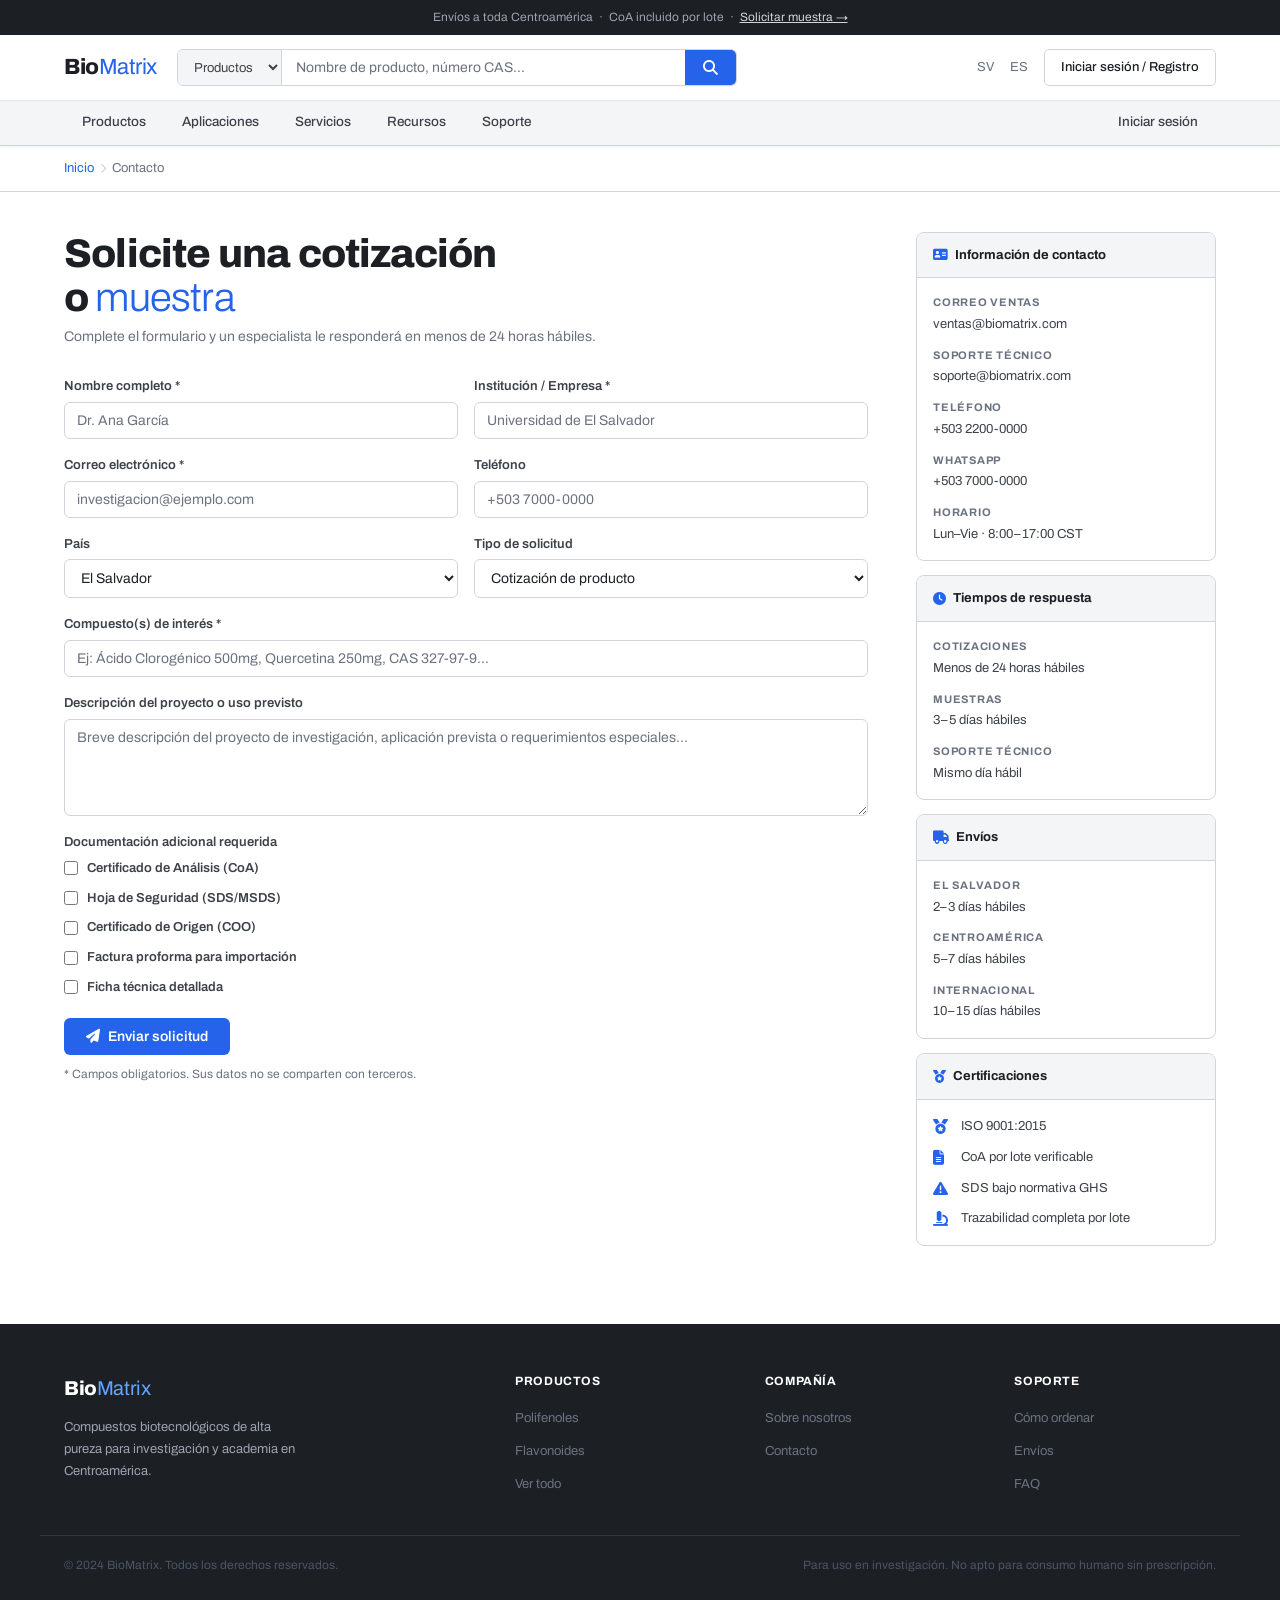
<file: contacto.html>
<!DOCTYPE html>
<html lang="es">
<head>
<meta charset="UTF-8">
<meta name="viewport" content="width=device-width, initial-scale=1.0">
<title>Contacto | BioMatrix</title>
<link rel="stylesheet" href="style.css">
<link rel="stylesheet" href="https://cdnjs.cloudflare.com/ajax/libs/font-awesome/6.5.0/css/all.min.css">
</head>
<body>
<div class="topbar">Envíos a toda Centroamérica &nbsp;·&nbsp; CoA incluido por lote &nbsp;·&nbsp; <a href="contacto.html">Solicitar muestra →</a></div>
<header>
  <div class="header-top">
    <div class="logo"><a href="index.html" style="color:inherit;">Bio<span>Matrix</span></a></div>
    <div class="search-wrap">
      <select><option>Productos</option><option>CAS</option></select>
      <input type="text" placeholder="Nombre de producto, número CAS...">
      <button class="search-btn"><i class="fa fa-magnifying-glass"></i></button>
    </div>
    <div class="header-actions">
      <a href="#">SV</a><a href="#">ES</a>
      <a href="contacto.html" class="btn-login">Iniciar sesión / Registro</a>
    </div>
    <button class="hamburger" onclick="document.querySelector('.mobile-nav').classList.toggle('open')"><i class="fa fa-bars"></i></button>
  </div>
  <nav class="header-nav">
    <ul>
      <li><a href="catalogo.html">Productos</a></li>
      <li><a href="#">Aplicaciones</a></li>
      <li><a href="#">Servicios</a></li>
      <li><a href="#">Recursos</a></li>
      <li><a href="#">Soporte</a></li>
      <li class="nav-right"><a href="contacto.html">Iniciar sesión</a></li>
    </ul>
  </nav>
  <div class="mobile-nav">
    <a href="index.html"><i class="fa fa-house" style="width:18px;"></i> Inicio</a>
    <a href="catalogo.html"><i class="fa fa-flask" style="width:18px;"></i> Productos</a>
    <a href="contacto.html"><i class="fa fa-envelope" style="width:18px;"></i> Contacto</a>
    <a href="contacto.html"><i class="fa fa-right-to-bracket" style="width:18px;"></i> Iniciar sesión</a>
  </div>
</header>
<div class="breadcrumb-bar">
  <div class="breadcrumb">
    <a href="index.html">Inicio</a><i class="fa fa-chevron-right"></i>
    <span>Contacto</span>
  </div>
</div>

<div class="contact-layout">
  <div>
    <h1 class="contact-title">Solicite una cotización<br>o <span>muestra</span></h1>
    <p class="contact-sub">Complete el formulario y un especialista le responderá en menos de 24 horas hábiles.</p>
    <form>
      <div class="form-grid">
        <div class="form-group">
          <label>Nombre completo *</label>
          <input type="text" placeholder="Dr. Ana García">
        </div>
        <div class="form-group">
          <label>Institución / Empresa *</label>
          <input type="text" placeholder="Universidad de El Salvador">
        </div>
        <div class="form-group">
          <label>Correo electrónico *</label>
          <input type="email" placeholder="investigacion@ejemplo.com">
        </div>
        <div class="form-group">
          <label>Teléfono</label>
          <input type="tel" placeholder="+503 7000-0000">
        </div>
        <div class="form-group">
          <label>País</label>
          <select>
            <option>El Salvador</option>
            <option>Guatemala</option>
            <option>Honduras</option>
            <option>Nicaragua</option>
            <option>Costa Rica</option>
            <option>Panamá</option>
            <option>México</option>
            <option>Otro</option>
          </select>
        </div>
        <div class="form-group">
          <label>Tipo de solicitud</label>
          <select>
            <option>Cotización de producto</option>
            <option>Solicitar muestra</option>
            <option>Información técnica</option>
            <option>Soporte post-venta</option>
            <option>Otro</option>
          </select>
        </div>
        <div class="form-group full">
          <label>Compuesto(s) de interés *</label>
          <input type="text" placeholder="Ej: Ácido Clorogénico 500mg, Quercetina 250mg, CAS 327-97-9...">
        </div>
        <div class="form-group full">
          <label>Descripción del proyecto o uso previsto</label>
          <textarea rows="5" placeholder="Breve descripción del proyecto de investigación, aplicación prevista o requerimientos especiales..."></textarea>
        </div>
        <div class="form-group full">
          <label>Documentación adicional requerida</label>
          <div class="check-row">
            <label class="check-label"><input type="checkbox"> Certificado de Análisis (CoA)</label>
            <label class="check-label"><input type="checkbox"> Hoja de Seguridad (SDS/MSDS)</label>
            <label class="check-label"><input type="checkbox"> Certificado de Origen (COO)</label>
            <label class="check-label"><input type="checkbox"> Factura proforma para importación</label>
            <label class="check-label"><input type="checkbox"> Ficha técnica detallada</label>
          </div>
        </div>
      </div>
      <div class="form-submit">
        <button type="submit" class="btn-primary"><i class="fa fa-paper-plane"></i> Enviar solicitud</button>
        <p class="form-note">* Campos obligatorios. Sus datos no se comparten con terceros.</p>
      </div>
    </form>
  </div>

  <div class="contact-aside">
    <div class="ca-block">
      <div class="ca-block-head"><i class="fa fa-address-card"></i> Información de contacto</div>
      <div class="ca-block-body">
        <div>
          <div class="ca-item-label">Correo ventas</div>
          <div class="ca-item-val">ventas@biomatrix.com</div>
        </div>
        <div>
          <div class="ca-item-label">Soporte técnico</div>
          <div class="ca-item-val">soporte@biomatrix.com</div>
        </div>
        <div>
          <div class="ca-item-label">Teléfono</div>
          <div class="ca-item-val">+503 2200-0000</div>
        </div>
        <div>
          <div class="ca-item-label">WhatsApp</div>
          <div class="ca-item-val">+503 7000-0000</div>
        </div>
        <div>
          <div class="ca-item-label">Horario</div>
          <div class="ca-item-val">Lun–Vie · 8:00–17:00 CST</div>
        </div>
      </div>
    </div>
    <div class="ca-block">
      <div class="ca-block-head"><i class="fa fa-clock"></i> Tiempos de respuesta</div>
      <div class="ca-block-body">
        <div>
          <div class="ca-item-label">Cotizaciones</div>
          <div class="ca-item-val">Menos de 24 horas hábiles</div>
        </div>
        <div>
          <div class="ca-item-label">Muestras</div>
          <div class="ca-item-val">3–5 días hábiles</div>
        </div>
        <div>
          <div class="ca-item-label">Soporte técnico</div>
          <div class="ca-item-val">Mismo día hábil</div>
        </div>
      </div>
    </div>
    <div class="ca-block">
      <div class="ca-block-head"><i class="fa fa-truck"></i> Envíos</div>
      <div class="ca-block-body">
        <div>
          <div class="ca-item-label">El Salvador</div>
          <div class="ca-item-val">2–3 días hábiles</div>
        </div>
        <div>
          <div class="ca-item-label">Centroamérica</div>
          <div class="ca-item-val">5–7 días hábiles</div>
        </div>
        <div>
          <div class="ca-item-label">Internacional</div>
          <div class="ca-item-val">10–15 días hábiles</div>
        </div>
      </div>
    </div>
    <div class="ca-block">
      <div class="ca-block-head"><i class="fa fa-medal"></i> Certificaciones</div>
      <div class="ca-block-body">
        <div style="display:flex;flex-direction:column;gap:10px;">
          <div style="display:flex;align-items:center;gap:10px;">
            <i class="fa fa-medal" style="color:var(--accent);width:18px;"></i>
            <span style="font-size:13px;color:var(--ink2);">ISO 9001:2015</span>
          </div>
          <div style="display:flex;align-items:center;gap:10px;">
            <i class="fa fa-file-lines" style="color:var(--accent);width:18px;"></i>
            <span style="font-size:13px;color:var(--ink2);">CoA por lote verificable</span>
          </div>
          <div style="display:flex;align-items:center;gap:10px;">
            <i class="fa fa-triangle-exclamation" style="color:var(--accent);width:18px;"></i>
            <span style="font-size:13px;color:var(--ink2);">SDS bajo normativa GHS</span>
          </div>
          <div style="display:flex;align-items:center;gap:10px;">
            <i class="fa fa-microscope" style="color:var(--accent);width:18px;"></i>
            <span style="font-size:13px;color:var(--ink2);">Trazabilidad completa por lote</span>
          </div>
        </div>
      </div>
    </div>
  </div>
</div>

<footer>
  <div class="footer-top">
    <div><div class="footer-logo">Bio<span>Matrix</span></div><p class="footer-about">Compuestos biotecnológicos de alta pureza para investigación y academia en Centroamérica.</p></div>
    <div class="footer-col"><h4>Productos</h4><ul><li><a href="catalogo.html">Polifenoles</a></li><li><a href="catalogo.html">Flavonoides</a></li><li><a href="catalogo.html">Ver todo</a></li></ul></div>
    <div class="footer-col"><h4>Compañía</h4><ul><li><a href="#">Sobre nosotros</a></li><li><a href="contacto.html">Contacto</a></li></ul></div>
    <div class="footer-col"><h4>Soporte</h4><ul><li><a href="#">Cómo ordenar</a></li><li><a href="#">Envíos</a></li><li><a href="#">FAQ</a></li></ul></div>
  </div>
  <div class="footer-bottom">
    <span>© 2024 BioMatrix. Todos los derechos reservados.</span>
    <span>Para uso en investigación. No apto para consumo humano sin prescripción.</span>
  </div>
</footer>
</body>
</html>
</file>
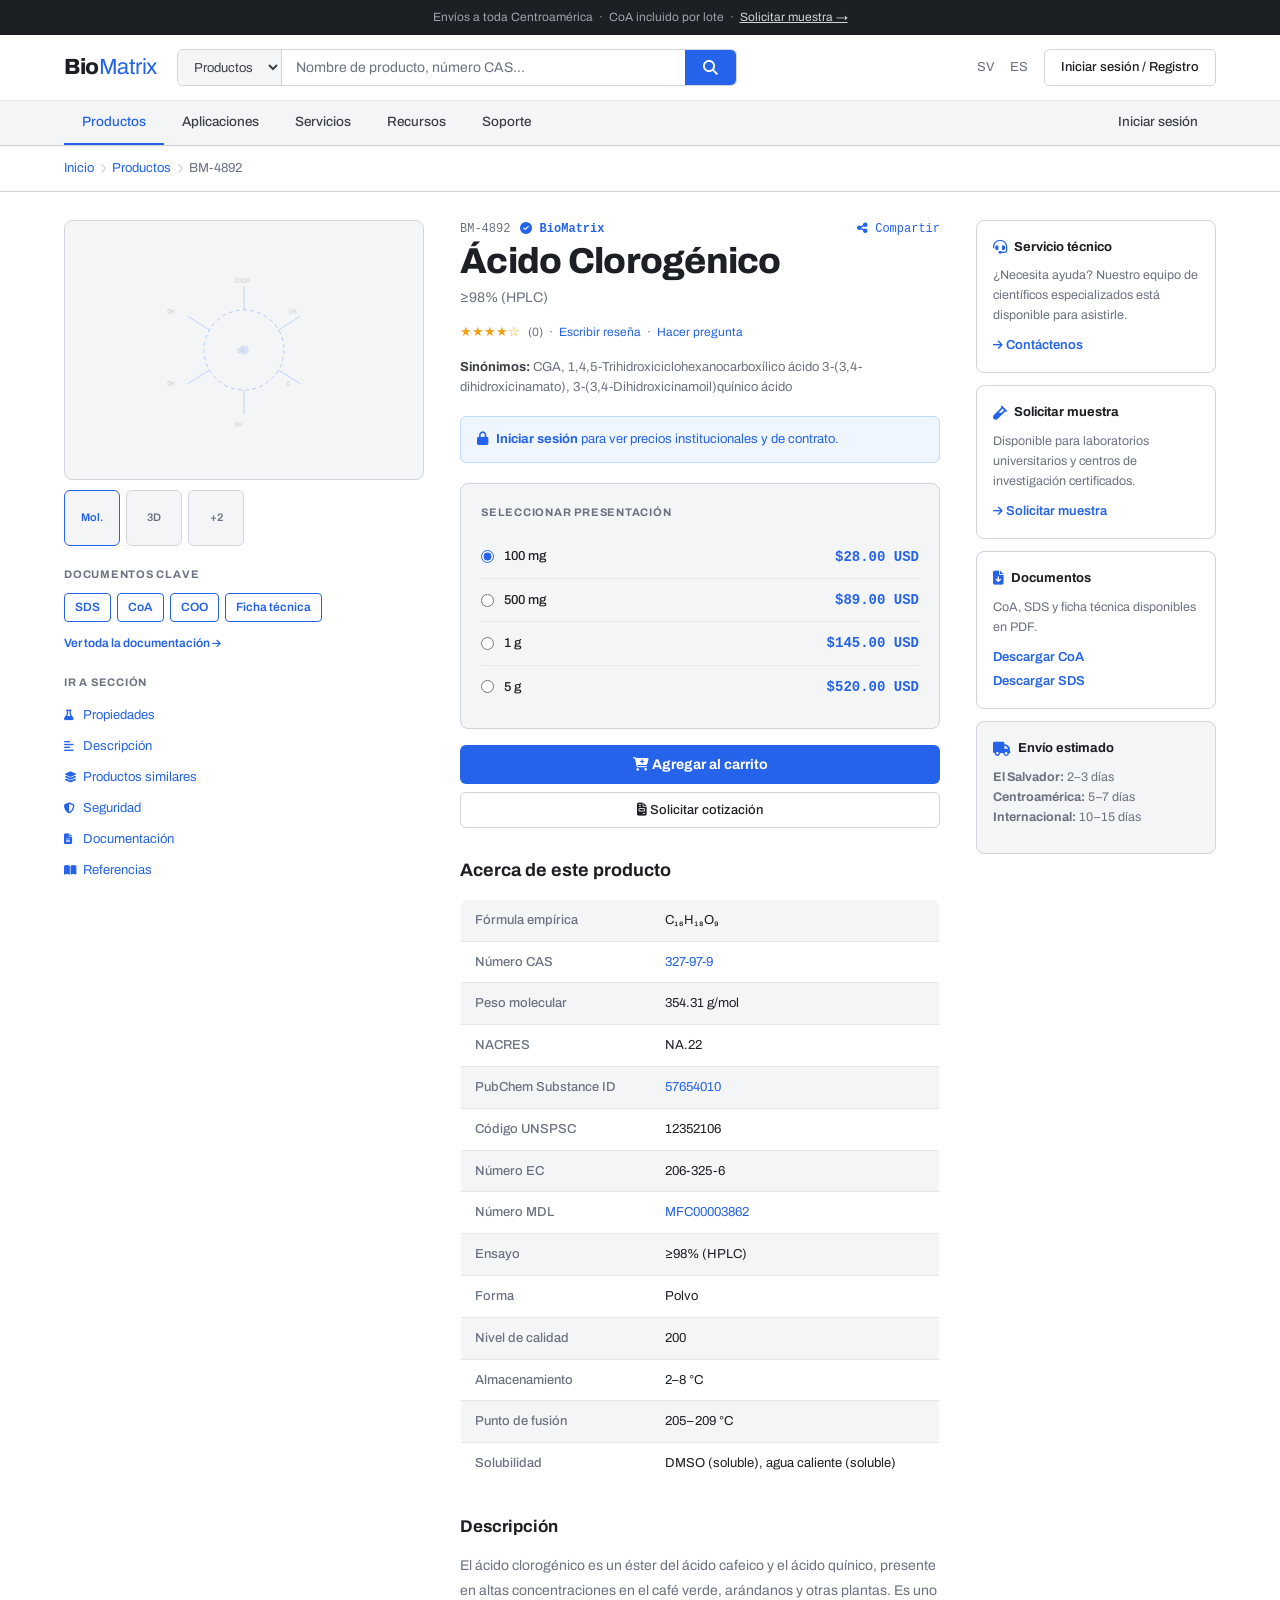
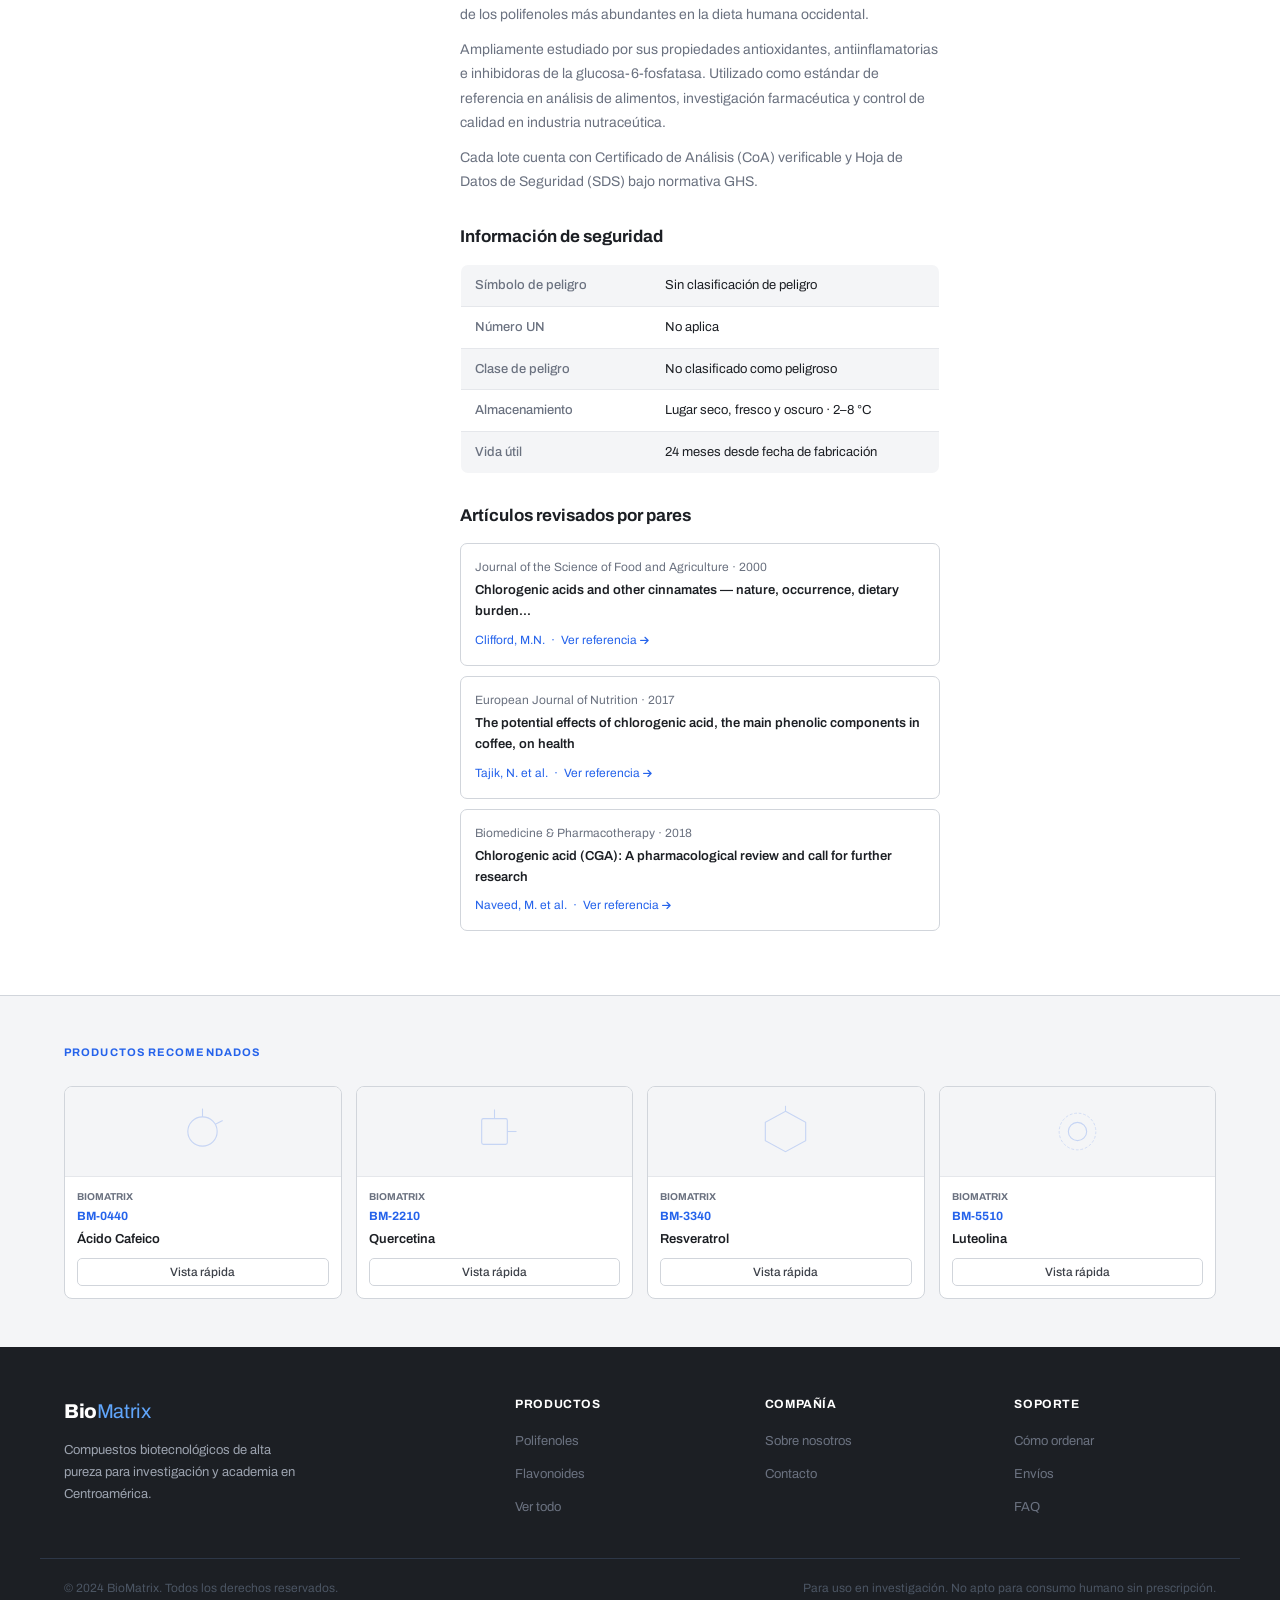
<file: producto.html>
<!DOCTYPE html>
<html lang="es">
<head>
<meta charset="UTF-8">
<meta name="viewport" content="width=device-width, initial-scale=1.0">
<title>Ácido Clorogénico BM-4892 | BioMatrix</title>
<link rel="stylesheet" href="style.css">
<link rel="stylesheet" href="https://cdnjs.cloudflare.com/ajax/libs/font-awesome/6.5.0/css/all.min.css">
</head>
<body>
<div class="topbar">Envíos a toda Centroamérica &nbsp;·&nbsp; CoA incluido por lote &nbsp;·&nbsp; <a href="contacto.html">Solicitar muestra →</a></div>
<header>
  <div class="header-top">
    <div class="logo"><a href="index.html" style="color:inherit;">Bio<span>Matrix</span></a></div>
    <div class="search-wrap">
      <select><option>Productos</option><option>CAS</option></select>
      <input type="text" placeholder="Nombre de producto, número CAS...">
      <button class="search-btn"><i class="fa fa-magnifying-glass"></i></button>
    </div>
    <div class="header-actions">
      <a href="#">SV</a><a href="#">ES</a>
      <a href="contacto.html" class="btn-login">Iniciar sesión / Registro</a>
    </div>
    <button class="hamburger" onclick="document.querySelector('.mobile-nav').classList.toggle('open')"><i class="fa fa-bars"></i></button>
  </div>
  <nav class="header-nav">
    <ul>
      <li><a href="catalogo.html" class="active">Productos</a></li>
      <li><a href="#">Aplicaciones</a></li>
      <li><a href="#">Servicios</a></li>
      <li><a href="#">Recursos</a></li>
      <li><a href="#">Soporte</a></li>
      <li class="nav-right"><a href="contacto.html">Iniciar sesión</a></li>
    </ul>
  </nav>
  <div class="mobile-nav">
    <a href="index.html"><i class="fa fa-house" style="width:18px;"></i> Inicio</a>
    <a href="catalogo.html"><i class="fa fa-flask" style="width:18px;"></i> Productos</a>
    <a href="contacto.html"><i class="fa fa-envelope" style="width:18px;"></i> Contacto</a>
    <a href="contacto.html"><i class="fa fa-right-to-bracket" style="width:18px;"></i> Iniciar sesión</a>
  </div>
</header>
<div class="breadcrumb-bar">
  <div class="breadcrumb">
    <a href="index.html">Inicio</a><i class="fa fa-chevron-right"></i>
    <a href="catalogo.html">Productos</a><i class="fa fa-chevron-right"></i>
    <span>BM-4892</span>
  </div>
</div>

<div class="product-detail">
  <div class="pd-left">
    <div class="pd-main-img">
      <svg viewBox="0 0 200 200" fill="none" xmlns="http://www.w3.org/2000/svg">
        <circle cx="100" cy="100" r="50" stroke="#2563eb" stroke-width="1.2" stroke-dasharray="5 4"/>
        <line x1="100" y1="50" x2="100" y2="20" stroke="#3b82f6" stroke-width="1.2"/>
        <line x1="100" y1="150" x2="100" y2="180" stroke="#3b82f6" stroke-width="1.2"/>
        <line x1="57" y1="75" x2="30" y2="58" stroke="#3b82f6" stroke-width="1.2"/>
        <line x1="143" y1="75" x2="170" y2="58" stroke="#3b82f6" stroke-width="1.2"/>
        <line x1="57" y1="125" x2="30" y2="142" stroke="#3b82f6" stroke-width="1.2"/>
        <line x1="143" y1="125" x2="170" y2="142" stroke="#3b82f6" stroke-width="1.2"/>
        <circle cx="100" cy="100" r="6" fill="#2563eb" opacity="0.4"/>
        <text x="91" y="104" fill="#2563eb" font-family="monospace" font-size="8">OH</text>
        <text x="88" y="16" fill="#6b7280" font-family="monospace" font-size="8">COOH</text>
        <text x="4" y="55" fill="#6b7280" font-family="monospace" font-size="8">OH</text>
        <text x="156" y="55" fill="#6b7280" font-family="monospace" font-size="8">OH</text>
        <text x="4" y="145" fill="#6b7280" font-family="monospace" font-size="8">OH</text>
        <text x="153" y="145" fill="#6b7280" font-family="monospace" font-size="8">O</text>
        <text x="88" y="196" fill="#6b7280" font-family="monospace" font-size="8">OH</text>
      </svg>
    </div>
    <div class="pd-thumbs">
      <div class="pd-thumb active">Mol.</div>
      <div class="pd-thumb">3D</div>
      <div class="pd-thumb">+2</div>
    </div>
    <div class="pd-key-docs">
      <div class="pd-key-docs-title">Documentos clave</div>
      <div class="pd-doc-tags">
        <span class="pd-doc-tag">SDS</span>
        <span class="pd-doc-tag">CoA</span>
        <span class="pd-doc-tag">COO</span>
        <span class="pd-doc-tag">Ficha técnica</span>
      </div>
      <a href="#" class="pd-view-all">Ver toda la documentación <i class="fa fa-arrow-right" style="font-size:10px;"></i></a>
    </div>
    <div class="pd-skip">
      <div class="pd-skip-title">Ir a sección</div>
      <ul>
        <li><a href="#propiedades"><i class="fa fa-flask" style="width:16px;font-size:11px;"></i> Propiedades</a></li>
        <li><a href="#descripcion"><i class="fa fa-align-left" style="width:16px;font-size:11px;"></i> Descripción</a></li>
        <li><a href="#similares"><i class="fa fa-layer-group" style="width:16px;font-size:11px;"></i> Productos similares</a></li>
        <li><a href="#seguridad"><i class="fa fa-shield-halved" style="width:16px;font-size:11px;"></i> Seguridad</a></li>
        <li><a href="#documentacion"><i class="fa fa-file-lines" style="width:16px;font-size:11px;"></i> Documentación</a></li>
        <li><a href="#referencias"><i class="fa fa-book-open" style="width:16px;font-size:11px;"></i> Referencias</a></li>
      </ul>
    </div>
  </div>

  <div class="pd-center">
    <div class="pd-ref">
      BM-4892
      <span class="pd-brand"><i class="fa fa-circle-check"></i> BioMatrix</span>
      <span style="margin-left:auto;font-size:12px;color:var(--accent);cursor:pointer;"><i class="fa fa-share-nodes"></i> Compartir</span>
    </div>
    <h1 class="pd-name">Ácido Clorogénico</h1>
    <div class="pd-assay">≥98% (HPLC)</div>
    <div style="display:flex;gap:8px;align-items:center;margin-bottom:14px;">
      <span style="color:#f59e0b;font-size:13px;">&#9733;&#9733;&#9733;&#9733;&#9734;</span>
      <span style="font-size:12px;color:var(--muted);">(0) &nbsp;·&nbsp; <a href="#" style="color:var(--accent);">Escribir reseña</a> &nbsp;·&nbsp; <a href="#" style="color:var(--accent);">Hacer pregunta</a></span>
    </div>
    <div class="pd-synonyms">
      <strong>Sinónimos:</strong> CGA, 1,4,5-Trihidroxiciclohexanocarboxílico ácido 3-(3,4-dihidroxicinamato), 3-(3,4-Dihidroxicinamoil)quínico ácido
    </div>
    <div class="pd-sign-in">
      <i class="fa fa-lock" style="margin-right:5px;"></i>
      <a href="contacto.html">Iniciar sesión</a> para ver precios institucionales y de contrato.
    </div>
    <div class="pd-pricing-box">
      <div class="pd-pricing-label">Seleccionar presentación</div>
      <label class="pd-price-row"><input type="radio" name="size" checked> <span class="pd-price-size">100 mg</span> <span class="pd-price-val">$28.00 USD</span></label>
      <label class="pd-price-row"><input type="radio" name="size"> <span class="pd-price-size">500 mg</span> <span class="pd-price-val">$89.00 USD</span></label>
      <label class="pd-price-row"><input type="radio" name="size"> <span class="pd-price-size">1 g</span> <span class="pd-price-val">$145.00 USD</span></label>
      <label class="pd-price-row"><input type="radio" name="size"> <span class="pd-price-size">5 g</span> <span class="pd-price-val">$520.00 USD</span></label>
    </div>
    <button class="pd-add-btn"><i class="fa fa-cart-plus"></i> Agregar al carrito</button>
    <button class="pd-quote-btn"><i class="fa fa-file-invoice"></i> Solicitar cotización</button>

    <div class="pd-about" id="propiedades">
      <h2>Acerca de este producto</h2>
      <table class="pd-table">
        <tr><td>Fórmula empírica</td><td>C₁₆H₁₈O₉</td></tr>
        <tr><td>Número CAS</td><td><a href="#">327-97-9</a></td></tr>
        <tr><td>Peso molecular</td><td>354.31 g/mol</td></tr>
        <tr><td>NACRES</td><td>NA.22</td></tr>
        <tr><td>PubChem Substance ID</td><td><a href="#">57654010</a></td></tr>
        <tr><td>Código UNSPSC</td><td>12352106</td></tr>
        <tr><td>Número EC</td><td>206-325-6</td></tr>
        <tr><td>Número MDL</td><td><a href="#">MFC00003862</a></td></tr>
        <tr><td>Ensayo</td><td>≥98% (HPLC)</td></tr>
        <tr><td>Forma</td><td>Polvo</td></tr>
        <tr><td>Nivel de calidad</td><td>200</td></tr>
        <tr><td>Almacenamiento</td><td>2–8 °C</td></tr>
        <tr><td>Punto de fusión</td><td>205–209 °C</td></tr>
        <tr><td>Solubilidad</td><td>DMSO (soluble), agua caliente (soluble)</td></tr>
      </table>
    </div>

    <div style="margin-bottom:28px;" id="descripcion">
      <h2 style="font-size:17px;font-weight:700;margin-bottom:14px;">Descripción</h2>
      <p style="font-size:14px;color:var(--muted);line-height:1.75;margin-bottom:10px;">El ácido clorogénico es un éster del ácido cafeico y el ácido quínico, presente en altas concentraciones en el café verde, arándanos y otras plantas. Es uno de los polifenoles más abundantes en la dieta humana occidental.</p>
      <p style="font-size:14px;color:var(--muted);line-height:1.75;margin-bottom:10px;">Ampliamente estudiado por sus propiedades antioxidantes, antiinflamatorias e inhibidoras de la glucosa-6-fosfatasa. Utilizado como estándar de referencia en análisis de alimentos, investigación farmacéutica y control de calidad en industria nutraceútica.</p>
      <p style="font-size:14px;color:var(--muted);line-height:1.75;">Cada lote cuenta con Certificado de Análisis (CoA) verificable y Hoja de Datos de Seguridad (SDS) bajo normativa GHS.</p>
    </div>

    <div style="margin-bottom:28px;" id="seguridad">
      <h2 style="font-size:17px;font-weight:700;margin-bottom:14px;">Información de seguridad</h2>
      <table class="pd-table">
        <tr><td>Símbolo de peligro</td><td>Sin clasificación de peligro</td></tr>
        <tr><td>Número UN</td><td>No aplica</td></tr>
        <tr><td>Clase de peligro</td><td>No clasificado como peligroso</td></tr>
        <tr><td>Almacenamiento</td><td>Lugar seco, fresco y oscuro · 2–8 °C</td></tr>
        <tr><td>Vida útil</td><td>24 meses desde fecha de fabricación</td></tr>
      </table>
    </div>

    <div id="referencias">
      <h2 style="font-size:17px;font-weight:700;margin-bottom:14px;">Artículos revisados por pares</h2>
      <div style="display:flex;flex-direction:column;gap:10px;">
        <div style="border:1px solid var(--border);border-radius:7px;padding:14px;">
          <div style="font-size:12px;color:var(--muted);margin-bottom:3px;">Journal of the Science of Food and Agriculture · 2000</div>
          <div style="font-size:13px;font-weight:600;margin-bottom:5px;">Chlorogenic acids and other cinnamates — nature, occurrence, dietary burden...</div>
          <a href="#" style="font-size:12px;color:var(--accent);">Clifford, M.N. &nbsp;·&nbsp; Ver referencia <i class="fa fa-arrow-right" style="font-size:10px;"></i></a>
        </div>
        <div style="border:1px solid var(--border);border-radius:7px;padding:14px;">
          <div style="font-size:12px;color:var(--muted);margin-bottom:3px;">European Journal of Nutrition · 2017</div>
          <div style="font-size:13px;font-weight:600;margin-bottom:5px;">The potential effects of chlorogenic acid, the main phenolic components in coffee, on health</div>
          <a href="#" style="font-size:12px;color:var(--accent);">Tajik, N. et al. &nbsp;·&nbsp; Ver referencia <i class="fa fa-arrow-right" style="font-size:10px;"></i></a>
        </div>
        <div style="border:1px solid var(--border);border-radius:7px;padding:14px;">
          <div style="font-size:12px;color:var(--muted);margin-bottom:3px;">Biomedicine & Pharmacotherapy · 2018</div>
          <div style="font-size:13px;font-weight:600;margin-bottom:5px;">Chlorogenic acid (CGA): A pharmacological review and call for further research</div>
          <a href="#" style="font-size:12px;color:var(--accent);">Naveed, M. et al. &nbsp;·&nbsp; Ver referencia <i class="fa fa-arrow-right" style="font-size:10px;"></i></a>
        </div>
      </div>
    </div>
  </div>

  <div class="pd-right">
    <div class="pd-aside-box">
      <div class="pd-aside-title"><i class="fa fa-headset"></i> Servicio técnico</div>
      <div class="pd-aside-text">¿Necesita ayuda? Nuestro equipo de científicos especializados está disponible para asistirle.</div>
      <a href="contacto.html" class="pd-aside-link"><i class="fa fa-arrow-right" style="font-size:11px;"></i> Contáctenos</a>
    </div>
    <div class="pd-aside-box">
      <div class="pd-aside-title"><i class="fa fa-vial"></i> Solicitar muestra</div>
      <div class="pd-aside-text">Disponible para laboratorios universitarios y centros de investigación certificados.</div>
      <a href="contacto.html" class="pd-aside-link"><i class="fa fa-arrow-right" style="font-size:11px;"></i> Solicitar muestra</a>
    </div>
    <div class="pd-aside-box">
      <div class="pd-aside-title"><i class="fa fa-file-arrow-down"></i> Documentos</div>
      <div class="pd-aside-text">CoA, SDS y ficha técnica disponibles en PDF.</div>
      <a href="#" class="pd-aside-link">Descargar CoA</a>
      <a href="#" class="pd-aside-link">Descargar SDS</a>
    </div>
    <div class="pd-aside-box" style="background:var(--bg);">
      <div class="pd-aside-title"><i class="fa fa-truck"></i> Envío estimado</div>
      <div class="pd-aside-text">
        <strong>El Salvador:</strong> 2–3 días<br>
        <strong>Centroamérica:</strong> 5–7 días<br>
        <strong>Internacional:</strong> 10–15 días
      </div>
    </div>
  </div>
</div>

<section class="recommended">
  <div class="container">
    <div class="section-label">Productos recomendados</div>
    <div class="recs-grid">
      <div class="rec-card"><div class="rec-img"><svg viewBox="0 0 60 60" fill="none"><circle cx="30" cy="30" r="16" stroke="#2563eb" stroke-width="1.2"/><line x1="30" y1="14" x2="30" y2="5" stroke="#2563eb" stroke-width="1.2"/><line x1="44" y1="22" x2="52" y2="18" stroke="#2563eb" stroke-width="1.2"/></svg></div><div class="rec-body"><div class="rec-brand">BioMatrix</div><div class="rec-ref">BM-0440</div><div class="rec-name">Ácido Cafeico</div><button class="rec-btn">Vista rápida</button></div></div>
      <div class="rec-card"><div class="rec-img"><svg viewBox="0 0 60 60" fill="none"><rect x="16" y="16" width="28" height="28" stroke="#2563eb" stroke-width="1.2" rx="2"/><line x1="30" y1="16" x2="30" y2="6" stroke="#2563eb" stroke-width="1.2"/><line x1="44" y1="30" x2="54" y2="30" stroke="#2563eb" stroke-width="1.2"/></svg></div><div class="rec-body"><div class="rec-brand">BioMatrix</div><div class="rec-ref">BM-2210</div><div class="rec-name">Quercetina</div><button class="rec-btn">Vista rápida</button></div></div>
      <div class="rec-card"><div class="rec-img"><svg viewBox="0 0 60 60" fill="none"><polygon points="30,8 52,20 52,40 30,52 8,40 8,20" stroke="#2563eb" stroke-width="1.2" fill="none"/><line x1="30" y1="8" x2="30" y2="2" stroke="#2563eb" stroke-width="1.2"/></svg></div><div class="rec-body"><div class="rec-brand">BioMatrix</div><div class="rec-ref">BM-3340</div><div class="rec-name">Resveratrol</div><button class="rec-btn">Vista rápida</button></div></div>
      <div class="rec-card"><div class="rec-img"><svg viewBox="0 0 60 60" fill="none"><circle cx="30" cy="30" r="10" stroke="#2563eb" stroke-width="1.2"/><circle cx="30" cy="30" r="20" stroke="#2563eb" stroke-width="0.8" stroke-dasharray="3 2"/></svg></div><div class="rec-body"><div class="rec-brand">BioMatrix</div><div class="rec-ref">BM-5510</div><div class="rec-name">Luteolina</div><button class="rec-btn">Vista rápida</button></div></div>
    </div>
  </div>
</section>

<footer>
  <div class="footer-top">
    <div><div class="footer-logo">Bio<span>Matrix</span></div><p class="footer-about">Compuestos biotecnológicos de alta pureza para investigación y academia en Centroamérica.</p></div>
    <div class="footer-col"><h4>Productos</h4><ul><li><a href="catalogo.html">Polifenoles</a></li><li><a href="catalogo.html">Flavonoides</a></li><li><a href="catalogo.html">Ver todo</a></li></ul></div>
    <div class="footer-col"><h4>Compañía</h4><ul><li><a href="#">Sobre nosotros</a></li><li><a href="contacto.html">Contacto</a></li></ul></div>
    <div class="footer-col"><h4>Soporte</h4><ul><li><a href="#">Cómo ordenar</a></li><li><a href="#">Envíos</a></li><li><a href="#">FAQ</a></li></ul></div>
  </div>
  <div class="footer-bottom">
    <span>© 2024 BioMatrix. Todos los derechos reservados.</span>
    <span>Para uso en investigación. No apto para consumo humano sin prescripción.</span>
  </div>
</footer>
</body>
</html>
</file>
<file: style.css>
@import url('https://fonts.googleapis.com/css2?family=Archivo:wght@300;400;500;600;700;800&display=swap');
@import url('https://cdnjs.cloudflare.com/ajax/libs/font-awesome/6.5.0/css/all.min.css');

*, *::before, *::after { box-sizing: border-box; margin: 0; padding: 0; }

:root {
  --white: #ffffff;
  --bg: #f4f5f7;
  --bg2: #ebedf0;
  --ink: #1c1f24;
  --ink2: #3d4149;
  --muted: #6b7280;
  --accent: #2563eb;
  --accent-hover: #1d4ed8;
  --accent-light: #eff6ff;
  --border: #d1d5db;
  --border2: #e5e7eb;
  --red: #dc2626;
  --green: #16a34a;
  --font: 'Archivo', sans-serif;
}

html { scroll-behavior: smooth; }

body {
  font-family: var(--font);
  background: var(--white);
  color: var(--ink);
  font-size: 15px;
  line-height: 1.6;
  -webkit-font-smoothing: antialiased;
}

a { color: inherit; text-decoration: none; }
img { display: block; max-width: 100%; }
button { cursor: pointer; font-family: var(--font); border: none; }
ul { list-style: none; }

.container {
  max-width: 1200px;
  margin: 0 auto;
  padding: 0 24px;
}

/* TOPBAR */
.topbar {
  background: var(--ink);
  color: #9ca3af;
  font-size: 12px;
  padding: 8px 24px;
  text-align: center;
}
.topbar a { color: #d1d5db; text-decoration: underline; }

/* HEADER */
header {
  background: var(--white);
  border-bottom: 1px solid var(--border);
  position: sticky;
  top: 0;
  z-index: 200;
  box-shadow: 0 1px 3px rgba(0,0,0,0.06);
}
.header-top {
  display: flex;
  align-items: center;
  gap: 20px;
  padding: 14px 24px;
  max-width: 1200px;
  margin: 0 auto;
}
.logo {
  font-size: 22px;
  font-weight: 800;
  color: var(--ink);
  letter-spacing: -0.02em;
  flex-shrink: 0;
  white-space: nowrap;
}
.logo span { color: var(--accent); font-weight: 400; }

.search-wrap {
  flex: 1;
  display: flex;
  max-width: 560px;
  border: 1.5px solid var(--border);
  border-radius: 6px;
  overflow: hidden;
}
.search-wrap select {
  border: none;
  border-right: 1px solid var(--border);
  background: var(--bg);
  padding: 0 12px;
  font-family: var(--font);
  font-size: 13px;
  color: var(--ink2);
  outline: none;
  cursor: pointer;
  min-width: 100px;
}
.search-wrap input {
  flex: 1;
  border: none;
  padding: 10px 14px;
  font-family: var(--font);
  font-size: 14px;
  outline: none;
  color: var(--ink);
  min-width: 0;
}
.search-wrap input::placeholder { color: var(--muted); }
.search-btn {
  background: var(--accent);
  border: none;
  color: #fff;
  padding: 0 18px;
  font-size: 15px;
  display: flex;
  align-items: center;
  transition: background 0.2s;
  cursor: pointer;
}
.search-btn:hover { background: var(--accent-hover); }

.header-actions {
  display: flex;
  align-items: center;
  gap: 16px;
  margin-left: auto;
  flex-shrink: 0;
}
.header-actions a {
  font-size: 13px;
  color: var(--muted);
}
.header-actions a:hover { color: var(--ink); }
.btn-login {
  border: 1.5px solid var(--border);
  padding: 7px 16px;
  border-radius: 5px;
  font-size: 13px;
  font-weight: 500;
  color: var(--ink) !important;
  white-space: nowrap;
}
.btn-login:hover { border-color: var(--accent); color: var(--accent) !important; }

.header-nav {
  background: var(--bg);
  border-top: 1px solid var(--border2);
}
.header-nav ul {
  max-width: 1200px;
  margin: 0 auto;
  padding: 0 24px;
  display: flex;
  gap: 0;
}
.header-nav li a {
  display: block;
  padding: 10px 18px;
  font-size: 13.5px;
  font-weight: 500;
  color: var(--ink2);
  border-bottom: 2px solid transparent;
  transition: color 0.15s, border-color 0.15s;
  white-space: nowrap;
}
.header-nav li a:hover { color: var(--accent); }
.header-nav li a.active { color: var(--accent); border-bottom-color: var(--accent); }
.header-nav .nav-right { margin-left: auto; }

/* MOBILE NAV TOGGLE */
.hamburger {
  display: none;
  background: none;
  border: none;
  font-size: 20px;
  color: var(--ink);
  margin-left: auto;
  cursor: pointer;
}
.mobile-nav {
  display: none;
  flex-direction: column;
  background: var(--white);
  border-top: 1px solid var(--border);
  padding: 8px 0;
}
.mobile-nav a {
  display: block;
  padding: 12px 24px;
  font-size: 14px;
  color: var(--ink2);
  border-bottom: 1px solid var(--border2);
}
.mobile-nav.open { display: flex; }

/* HERO */
.hero {
  background: var(--bg);
  border-bottom: 1px solid var(--border);
}
.hero-inner {
  max-width: 1200px;
  margin: 0 auto;
  padding: 64px 24px 0;
  display: grid;
  grid-template-columns: 1fr 1fr;
  gap: 48px;
  align-items: end;
}
.hero-eyebrow {
  display: inline-flex;
  align-items: center;
  gap: 6px;
  background: var(--accent-light);
  color: var(--accent);
  font-size: 11px;
  font-weight: 700;
  letter-spacing: 0.08em;
  text-transform: uppercase;
  padding: 5px 10px;
  border-radius: 4px;
  margin-bottom: 20px;
}
.hero-eyebrow i { font-size: 9px; }
.hero h1 {
  font-size: clamp(36px, 5vw, 58px);
  font-weight: 800;
  line-height: 1.05;
  letter-spacing: -0.03em;
  color: var(--ink);
  margin-bottom: 18px;
}
.hero h1 span { color: var(--accent); font-weight: 300; }
.hero-desc {
  font-size: 15px;
  color: var(--muted);
  line-height: 1.7;
  max-width: 440px;
  margin-bottom: 32px;
}
.hero-ctas { display: flex; gap: 12px; flex-wrap: wrap; margin-bottom: 40px; }

.btn-primary {
  display: inline-flex;
  align-items: center;
  gap: 8px;
  background: var(--accent);
  color: #fff;
  padding: 11px 22px;
  border-radius: 6px;
  font-size: 14px;
  font-weight: 600;
  border: none;
  cursor: pointer;
  transition: background 0.2s;
  white-space: nowrap;
}
.btn-primary:hover { background: var(--accent-hover); }
.btn-secondary {
  display: inline-flex;
  align-items: center;
  gap: 8px;
  background: var(--white);
  color: var(--ink);
  padding: 11px 22px;
  border-radius: 6px;
  font-size: 14px;
  font-weight: 500;
  border: 1.5px solid var(--border);
  cursor: pointer;
  transition: border-color 0.2s, color 0.2s;
  white-space: nowrap;
}
.btn-secondary:hover { border-color: var(--accent); color: var(--accent); }

.hero-stats {
  display: flex;
  gap: 36px;
  flex-wrap: wrap;
}
.hero-stat strong {
  display: block;
  font-size: 28px;
  font-weight: 800;
  color: var(--ink);
  letter-spacing: -0.03em;
}
.hero-stat span { font-size: 12px; color: var(--muted); }

.hero-visual { align-self: end; }
.hero-cards {
  display: grid;
  grid-template-columns: 1fr 1fr;
  gap: 10px;
}
.hero-card {
  background: var(--white);
  border: 1px solid var(--border);
  border-radius: 8px 8px 0 0;
  padding: 16px;
  box-shadow: 0 2px 8px rgba(0,0,0,0.06);
}
.hero-card:nth-child(2),
.hero-card:nth-child(4) { margin-top: 20px; }
.hc-tag { font-size: 10px; font-weight: 700; text-transform: uppercase; letter-spacing: 0.07em; color: var(--accent); margin-bottom: 6px; }
.hc-name { font-size: 13px; font-weight: 600; color: var(--ink); margin-bottom: 3px; }
.hc-cas { font-size: 11px; color: var(--muted); font-family: monospace; margin-bottom: 8px; }
.hc-purity {
  display: inline-block;
  background: var(--accent-light);
  color: var(--accent);
  font-size: 10px;
  font-weight: 700;
  padding: 2px 7px;
  border-radius: 3px;
}

/* TRUST BAR */
.trust-bar {
  border-bottom: 1px solid var(--border);
  background: var(--white);
  padding: 16px 24px;
}
.trust-bar-inner {
  max-width: 1200px;
  margin: 0 auto;
  display: flex;
  align-items: center;
  justify-content: space-around;
  gap: 16px;
  flex-wrap: wrap;
}
.trust-item {
  display: flex;
  align-items: center;
  gap: 8px;
  font-size: 13px;
  font-weight: 500;
  color: var(--ink2);
}
.trust-item i { color: var(--accent); font-size: 15px; width: 20px; text-align: center; }
.trust-divider { width: 1px; height: 28px; background: var(--border); }

/* SECTIONS */
.section { padding: 64px 0; }
.section-header {
  display: flex;
  align-items: flex-end;
  justify-content: space-between;
  margin-bottom: 32px;
  gap: 16px;
  flex-wrap: wrap;
}
.section-label {
  font-size: 11px;
  font-weight: 700;
  text-transform: uppercase;
  letter-spacing: 0.1em;
  color: var(--accent);
  margin-bottom: 6px;
}
.section-title {
  font-size: clamp(22px, 3vw, 32px);
  font-weight: 800;
  letter-spacing: -0.02em;
  color: var(--ink);
  line-height: 1.15;
}
.section-title span { color: var(--accent); font-weight: 300; }
.link-all {
  font-size: 13px;
  font-weight: 600;
  color: var(--accent);
  display: flex;
  align-items: center;
  gap: 5px;
  white-space: nowrap;
}
.link-all:hover { text-decoration: underline; }

/* COMPOUND CARDS */
.compounds-grid {
  display: grid;
  grid-template-columns: repeat(4, 1fr);
  gap: 16px;
}
.compound-card {
  border: 1px solid var(--border);
  border-radius: 8px;
  overflow: hidden;
  background: var(--white);
  transition: box-shadow 0.2s, border-color 0.2s;
  display: block;
}
.compound-card:hover { box-shadow: 0 4px 16px rgba(0,0,0,0.09); border-color: var(--accent); }
.cc-img {
  background: var(--bg);
  height: 130px;
  display: flex;
  align-items: center;
  justify-content: center;
  border-bottom: 1px solid var(--border2);
  position: relative;
}
.cc-img svg { width: 90px; height: 90px; opacity: 0.2; }
.cc-badge {
  position: absolute;
  top: 8px;
  right: 8px;
  background: #dcfce7;
  color: var(--green);
  font-size: 10px;
  font-weight: 700;
  padding: 2px 7px;
  border-radius: 3px;
}
.cc-body { padding: 14px; }
.cc-ref { font-size: 11px; color: var(--muted); font-family: monospace; margin-bottom: 3px; }
.cc-name { font-size: 14px; font-weight: 700; color: var(--ink); margin-bottom: 4px; }
.cc-formula { font-family: monospace; font-size: 11px; color: var(--muted); margin-bottom: 10px; }
.cc-meta { display: flex; justify-content: space-between; align-items: center; }
.cc-purity { font-size: 12px; font-weight: 700; color: var(--green); }
.cc-link {
  font-size: 12px;
  font-weight: 600;
  color: var(--accent);
  border: 1px solid var(--accent-light);
  padding: 3px 10px;
  border-radius: 4px;
  background: var(--accent-light);
}
.cc-link:hover { background: var(--accent); color: #fff; }

/* FEATURED PRODUCT */
.featured-wrap { padding: 0 24px 64px; max-width: 1200px; margin: 0 auto; }
.featured-product {
  background: #1e2330;
  color: var(--white);
  border-radius: 10px;
  overflow: hidden;
  display: grid;
  grid-template-columns: 1fr 380px;
}
.fp-left { padding: 48px; }
.fp-eyebrow { font-size: 11px; font-weight: 700; text-transform: uppercase; letter-spacing: 0.1em; color: #60a5fa; margin-bottom: 16px; display: flex; align-items: center; gap: 6px; }
.fp-left h2 { font-size: clamp(28px, 3vw, 42px); font-weight: 800; letter-spacing: -0.03em; line-height: 1.05; margin-bottom: 14px; }
.fp-left h2 span { color: #60a5fa; font-weight: 300; }
.fp-left p { color: #9ca3af; font-size: 14px; line-height: 1.7; margin-bottom: 28px; max-width: 420px; }
.fp-specs { display: grid; grid-template-columns: repeat(4, 1fr); gap: 16px; margin-bottom: 32px; }
.fp-spec { border-left: 2px solid #374151; padding-left: 12px; }
.fp-spec-label { font-size: 10px; color: #6b7280; text-transform: uppercase; letter-spacing: 0.07em; margin-bottom: 2px; }
.fp-spec-val { font-size: 13px; font-weight: 700; color: var(--white); font-family: monospace; }
.fp-actions { display: flex; gap: 10px; flex-wrap: wrap; }
.btn-white {
  background: var(--white);
  color: var(--ink);
  padding: 10px 20px;
  border-radius: 6px;
  font-size: 14px;
  font-weight: 600;
  border: none;
  cursor: pointer;
}
.btn-white:hover { opacity: 0.9; }
.btn-outline-white {
  background: transparent;
  color: var(--white);
  padding: 10px 20px;
  border-radius: 6px;
  font-size: 14px;
  font-weight: 500;
  border: 1.5px solid #374151;
  cursor: pointer;
}
.btn-outline-white:hover { border-color: #6b7280; }
.fp-right {
  background: #161a27;
  display: flex;
  align-items: center;
  justify-content: center;
  padding: 40px;
}
.fp-molecule svg { width: 100%; max-width: 260px; height: auto; }

/* APPLICATIONS */
.applications { background: var(--bg); border-top: 1px solid var(--border); border-bottom: 1px solid var(--border); }
.apps-grid {
  display: grid;
  grid-template-columns: repeat(3, 1fr);
  gap: 0;
  border: 1px solid var(--border);
  border-radius: 8px;
  overflow: hidden;
}
.app-card {
  background: var(--white);
  padding: 28px 24px;
  border-right: 1px solid var(--border);
  border-bottom: 1px solid var(--border);
  transition: background 0.15s;
}
.app-card:hover { background: var(--bg); }
.app-card:nth-child(3n) { border-right: none; }
.app-card:nth-child(4),
.app-card:nth-child(5),
.app-card:nth-child(6) { border-bottom: none; }
.app-icon {
  width: 40px;
  height: 40px;
  background: var(--accent-light);
  border-radius: 8px;
  display: flex;
  align-items: center;
  justify-content: center;
  margin-bottom: 14px;
}
.app-icon i { color: var(--accent); font-size: 17px; }
.app-card h3 { font-size: 14px; font-weight: 700; margin-bottom: 8px; color: var(--ink); }
.app-card p { font-size: 13px; color: var(--muted); line-height: 1.6; }

/* CERTIFICATIONS */
.certs-grid {
  display: grid;
  grid-template-columns: repeat(4, 1fr);
  gap: 16px;
}
.cert-card {
  border: 1px solid var(--border);
  border-radius: 8px;
  padding: 24px 20px;
  background: var(--white);
  transition: border-color 0.2s;
}
.cert-card:hover { border-color: var(--accent); }
.cert-icon-wrap {
  width: 44px;
  height: 44px;
  background: var(--accent-light);
  border-radius: 8px;
  display: flex;
  align-items: center;
  justify-content: center;
  margin-bottom: 14px;
}
.cert-icon-wrap i { color: var(--accent); font-size: 19px; }
.cert-card h3 { font-size: 14px; font-weight: 700; margin-bottom: 6px; }
.cert-card p { font-size: 13px; color: var(--muted); line-height: 1.6; }

/* CTA */
.cta-section {
  background: var(--bg);
  border-top: 1px solid var(--border);
  text-align: center;
  padding: 80px 24px;
}
.cta-section h2 {
  font-size: clamp(28px, 4vw, 44px);
  font-weight: 800;
  letter-spacing: -0.02em;
  margin-bottom: 12px;
  color: var(--ink);
  line-height: 1.15;
}
.cta-section h2 span { color: var(--accent); font-weight: 300; }
.cta-section p { font-size: 15px; color: var(--muted); max-width: 440px; margin: 0 auto 28px; }
.cta-btns { display: flex; gap: 12px; justify-content: center; flex-wrap: wrap; }

/* FOOTER */
footer {
  background: #1c1f24;
  color: #9ca3af;
  padding: 48px 0 24px;
}
.footer-top {
  max-width: 1200px;
  margin: 0 auto;
  padding: 0 24px;
  display: grid;
  grid-template-columns: 2fr 1fr 1fr 1fr;
  gap: 48px;
  margin-bottom: 40px;
}
.footer-logo { font-size: 20px; font-weight: 800; color: var(--white); letter-spacing: -0.02em; margin-bottom: 12px; }
.footer-logo span { color: #60a5fa; font-weight: 400; }
.footer-about { font-size: 13px; line-height: 1.7; max-width: 240px; }
.footer-col h4 { font-size: 12px; font-weight: 700; color: var(--white); margin-bottom: 14px; letter-spacing: 0.05em; text-transform: uppercase; }
.footer-col ul { display: flex; flex-direction: column; gap: 9px; }
.footer-col ul a { font-size: 13px; color: #6b7280; transition: color 0.2s; }
.footer-col ul a:hover { color: var(--white); }
.footer-bottom {
  max-width: 1200px;
  margin: 0 auto;
  padding: 20px 24px 0;
  border-top: 1px solid #2d3748;
  display: flex;
  justify-content: space-between;
  align-items: center;
  font-size: 12px;
  color: #4b5563;
  flex-wrap: wrap;
  gap: 8px;
}

/* BREADCRUMB */
.breadcrumb-bar { border-bottom: 1px solid var(--border); background: var(--white); }
.breadcrumb {
  padding: 12px 24px;
  max-width: 1200px;
  margin: 0 auto;
  font-size: 13px;
  color: var(--muted);
  display: flex;
  align-items: center;
  gap: 6px;
  flex-wrap: wrap;
}
.breadcrumb a { color: var(--accent); }
.breadcrumb a:hover { text-decoration: underline; }
.breadcrumb i { font-size: 10px; color: var(--border); }

/* CATALOG PAGE */
.catalog-layout {
  max-width: 1200px;
  margin: 0 auto;
  padding: 28px 24px 64px;
  display: grid;
  grid-template-columns: 240px 1fr;
  gap: 32px;
  align-items: start;
}
.sidebar { position: sticky; top: 110px; }
.sidebar-title { font-size: 11px; font-weight: 700; color: var(--muted); text-transform: uppercase; letter-spacing: 0.08em; margin-bottom: 14px; }
.filter-group { margin-bottom: 20px; border-bottom: 1px solid var(--border2); padding-bottom: 20px; }
.filter-group:last-child { border-bottom: none; }
.filter-group-title {
  font-size: 13px;
  font-weight: 700;
  color: var(--ink);
  margin-bottom: 10px;
  display: flex;
  justify-content: space-between;
  align-items: center;
  cursor: pointer;
}
.filter-group-title i { font-size: 11px; color: var(--muted); }
.filter-option { display: flex; align-items: center; gap: 8px; margin-bottom: 7px; }
.filter-option label { font-size: 13px; color: var(--ink2); cursor: pointer; flex: 1; }
.filter-option input[type="checkbox"] { accent-color: var(--accent); width: 14px; height: 14px; flex-shrink: 0; }
.filter-count { font-size: 11px; color: var(--muted); }
.search-filter {
  width: 100%;
  border: 1px solid var(--border);
  border-radius: 5px;
  padding: 7px 10px;
  font-size: 13px;
  font-family: var(--font);
  outline: none;
  margin-bottom: 10px;
  color: var(--ink);
}
.search-filter:focus { border-color: var(--accent); }
.applied-filters { display: flex; gap: 6px; flex-wrap: wrap; margin-bottom: 16px; }
.filter-tag {
  background: var(--accent-light);
  color: var(--accent);
  font-size: 12px;
  padding: 4px 10px;
  border-radius: 4px;
  display: flex;
  align-items: center;
  gap: 5px;
}
.filter-tag i { cursor: pointer; font-size: 11px; }

.catalog-header {
  display: flex;
  align-items: center;
  justify-content: space-between;
  margin-bottom: 20px;
  padding-bottom: 14px;
  border-bottom: 1px solid var(--border);
  flex-wrap: wrap;
  gap: 10px;
}
.catalog-count { font-size: 13px; color: var(--muted); }
.catalog-count strong { color: var(--ink); }
.catalog-sort { display: flex; align-items: center; gap: 8px; font-size: 13px; color: var(--muted); }
.catalog-sort select { border: 1px solid var(--border); padding: 5px 8px; border-radius: 5px; font-size: 13px; font-family: var(--font); color: var(--ink); outline: none; }

.product-list { display: flex; flex-direction: column; gap: 12px; }
.product-row {
  border: 1px solid var(--border);
  border-radius: 8px;
  padding: 20px;
  display: grid;
  grid-template-columns: 90px 1fr auto;
  gap: 20px;
  align-items: center;
  background: var(--white);
  transition: border-color 0.15s, box-shadow 0.15s;
}
.product-row:hover { border-color: var(--accent); box-shadow: 0 2px 10px rgba(0,0,0,0.07); }
.pr-img {
  width: 90px;
  height: 90px;
  background: var(--bg);
  border-radius: 6px;
  border: 1px solid var(--border2);
  display: flex;
  align-items: center;
  justify-content: center;
  flex-shrink: 0;
}
.pr-img svg { width: 60px; height: 60px; opacity: 0.25; }
.pr-ref { font-size: 11px; color: var(--muted); font-family: monospace; margin-bottom: 3px; }
.pr-name { font-size: 16px; font-weight: 700; color: var(--ink); margin-bottom: 3px; }
.pr-name a:hover { color: var(--accent); }
.pr-synonym { font-size: 12px; color: var(--muted); margin-bottom: 10px; }
.pr-tags { display: flex; gap: 6px; flex-wrap: wrap; }
.pr-tag {
  font-size: 11px;
  padding: 2px 8px;
  border-radius: 3px;
  background: var(--bg);
  color: var(--ink2);
  border: 1px solid var(--border);
}
.pr-tag.blue { background: var(--accent-light); color: var(--accent); border-color: transparent; }
.pr-tag.green { background: #dcfce7; color: var(--green); border-color: transparent; }
.pr-right { text-align: right; flex-shrink: 0; min-width: 110px; }
.pr-cas { font-size: 11px; color: var(--muted); font-family: monospace; margin-bottom: 6px; }
.pr-stock { font-size: 12px; font-weight: 700; margin-bottom: 12px; display: flex; align-items: center; gap: 4px; justify-content: flex-end; }
.pr-stock.in i { color: var(--green); }
.pr-stock.in { color: var(--green); }
.pr-stock.out i { color: var(--red); }
.pr-stock.out { color: var(--red); }

/* PRODUCT DETAIL */
.product-detail {
  max-width: 1200px;
  margin: 0 auto;
  padding: 28px 24px 64px;
  display: grid;
  grid-template-columns: 360px 1fr 240px;
  gap: 36px;
  align-items: start;
}
.pd-left { position: sticky; top: 110px; }
.pd-main-img {
  border: 1px solid var(--border);
  border-radius: 8px;
  background: var(--bg);
  height: 260px;
  display: flex;
  align-items: center;
  justify-content: center;
  margin-bottom: 10px;
}
.pd-main-img svg { width: 160px; height: 160px; opacity: 0.3; }
.pd-thumbs { display: flex; gap: 6px; margin-bottom: 20px; }
.pd-thumb {
  width: 56px;
  height: 56px;
  border: 1.5px solid var(--border);
  border-radius: 6px;
  background: var(--bg);
  cursor: pointer;
  display: flex;
  align-items: center;
  justify-content: center;
  font-size: 11px;
  color: var(--muted);
  font-weight: 600;
}
.pd-thumb.active { border-color: var(--accent); color: var(--accent); }
.pd-key-docs { margin-bottom: 20px; }
.pd-key-docs-title { font-size: 11px; font-weight: 700; color: var(--muted); text-transform: uppercase; letter-spacing: 0.07em; margin-bottom: 10px; }
.pd-doc-tags { display: flex; gap: 6px; flex-wrap: wrap; margin-bottom: 8px; }
.pd-doc-tag {
  border: 1px solid var(--accent);
  color: var(--accent);
  font-size: 12px;
  font-weight: 600;
  padding: 4px 10px;
  border-radius: 4px;
  cursor: pointer;
}
.pd-doc-tag:hover { background: var(--accent-light); }
.pd-view-all { font-size: 12px; color: var(--accent); font-weight: 600; }
.pd-skip { }
.pd-skip-title { font-size: 11px; font-weight: 700; color: var(--muted); text-transform: uppercase; letter-spacing: 0.07em; margin-bottom: 10px; }
.pd-skip ul { display: flex; flex-direction: column; gap: 7px; }
.pd-skip ul a { font-size: 13px; color: var(--accent); }
.pd-skip ul a:hover { text-decoration: underline; }

.pd-ref { font-size: 12px; color: var(--muted); font-family: monospace; margin-bottom: 3px; display: flex; align-items: center; gap: 10px; }
.pd-brand { font-size: 12px; font-weight: 700; color: var(--accent); }
.pd-name { font-size: clamp(24px, 3vw, 36px); font-weight: 800; letter-spacing: -0.02em; line-height: 1.1; margin-bottom: 6px; }
.pd-assay { font-size: 14px; color: var(--muted); margin-bottom: 12px; }
.pd-synonyms { font-size: 13px; color: var(--muted); margin-bottom: 18px; line-height: 1.6; }
.pd-synonyms strong { color: var(--ink2); }
.pd-sign-in {
  background: var(--accent-light);
  border: 1px solid #bfdbfe;
  border-radius: 6px;
  padding: 12px 16px;
  margin-bottom: 20px;
  font-size: 13px;
  color: var(--accent);
}
.pd-sign-in a { font-weight: 700; color: var(--accent); }
.pd-pricing-box {
  background: var(--bg);
  border: 1px solid var(--border);
  border-radius: 8px;
  padding: 20px;
  margin-bottom: 16px;
}
.pd-pricing-label { font-size: 11px; font-weight: 700; color: var(--muted); text-transform: uppercase; letter-spacing: 0.07em; margin-bottom: 14px; }
.pd-price-row {
  display: flex;
  justify-content: space-between;
  align-items: center;
  padding: 10px 0;
  border-bottom: 1px solid var(--border2);
  cursor: pointer;
  gap: 10px;
}
.pd-price-row:last-child { border-bottom: none; }
.pd-price-row input[type="radio"] { accent-color: var(--accent); flex-shrink: 0; }
.pd-price-size { font-size: 13px; font-weight: 500; flex: 1; }
.pd-price-val { font-size: 14px; font-weight: 700; color: var(--accent); font-family: monospace; }
.pd-add-btn {
  width: 100%;
  background: var(--accent);
  color: #fff;
  border: none;
  padding: 12px;
  border-radius: 6px;
  font-size: 14px;
  font-weight: 700;
  margin-bottom: 8px;
  cursor: pointer;
  transition: background 0.2s;
}
.pd-add-btn:hover { background: var(--accent-hover); }
.pd-quote-btn {
  width: 100%;
  background: var(--white);
  color: var(--ink);
  border: 1.5px solid var(--border);
  padding: 10px;
  border-radius: 6px;
  font-size: 13px;
  font-weight: 500;
  cursor: pointer;
}
.pd-quote-btn:hover { border-color: var(--accent); color: var(--accent); }

.pd-about { margin: 28px 0; }
.pd-about h2 { font-size: 18px; font-weight: 700; margin-bottom: 14px; }
.pd-table { width: 100%; border-collapse: collapse; border: 1px solid var(--border); border-radius: 8px; overflow: hidden; }
.pd-table tr:nth-child(odd) { background: var(--bg); }
.pd-table td { padding: 10px 14px; font-size: 13px; border-bottom: 1px solid var(--border2); }
.pd-table tr:last-child td { border-bottom: none; }
.pd-table td:first-child { font-weight: 500; color: var(--muted); width: 190px; }
.pd-table a { color: var(--accent); }

.pd-right {}
.pd-aside-box {
  border: 1px solid var(--border);
  border-radius: 8px;
  padding: 16px;
  background: var(--white);
  margin-bottom: 12px;
}
.pd-aside-title { font-size: 13px; font-weight: 700; margin-bottom: 8px; color: var(--ink); display: flex; align-items: center; gap: 7px; }
.pd-aside-title i { color: var(--accent); font-size: 14px; }
.pd-aside-text { font-size: 12.5px; color: var(--muted); line-height: 1.6; margin-bottom: 10px; }
.pd-aside-link { font-size: 13px; color: var(--accent); font-weight: 600; display: block; margin-top: 4px; }
.pd-aside-link:hover { text-decoration: underline; }

.recommended { padding: 48px 0; border-top: 1px solid var(--border); background: var(--bg); }
.recs-grid { display: grid; grid-template-columns: repeat(4, 1fr); gap: 14px; margin-top: 24px; }
.rec-card {
  background: var(--white);
  border: 1px solid var(--border);
  border-radius: 8px;
  overflow: hidden;
  transition: border-color 0.15s, box-shadow 0.15s;
}
.rec-card:hover { border-color: var(--accent); box-shadow: 0 2px 8px rgba(0,0,0,0.07); }
.rec-img { height: 90px; background: var(--bg); display: flex; align-items: center; justify-content: center; border-bottom: 1px solid var(--border2); }
.rec-img svg { width: 55px; height: 55px; opacity: 0.22; }
.rec-body { padding: 12px; }
.rec-brand { font-size: 10px; font-weight: 700; color: var(--muted); text-transform: uppercase; margin-bottom: 2px; }
.rec-ref { font-size: 12px; color: var(--accent); font-weight: 700; margin-bottom: 3px; }
.rec-name { font-size: 13px; font-weight: 600; color: var(--ink); }
.rec-btn {
  width: 100%;
  margin-top: 8px;
  border: 1px solid var(--border);
  background: var(--white);
  padding: 6px;
  border-radius: 5px;
  font-size: 12px;
  font-weight: 500;
  color: var(--ink2);
  cursor: pointer;
}
.rec-btn:hover { border-color: var(--accent); color: var(--accent); }

/* CONTACT */
.contact-layout {
  max-width: 1200px;
  margin: 0 auto;
  padding: 40px 24px 64px;
  display: grid;
  grid-template-columns: 1fr 300px;
  gap: 48px;
  align-items: start;
}
.contact-title { font-size: clamp(26px, 3.5vw, 40px); font-weight: 800; letter-spacing: -0.02em; line-height: 1.1; margin-bottom: 6px; }
.contact-title span { color: var(--accent); font-weight: 300; }
.contact-sub { font-size: 14px; color: var(--muted); margin-bottom: 28px; }
.form-grid { display: grid; grid-template-columns: 1fr 1fr; gap: 16px; }
.form-group { display: flex; flex-direction: column; gap: 5px; }
.form-group.full { grid-column: 1 / -1; }
.form-group label { font-size: 13px; font-weight: 600; color: var(--ink2); }
.form-group input,
.form-group select,
.form-group textarea {
  border: 1px solid var(--border);
  border-radius: 6px;
  padding: 10px 12px;
  font-size: 14px;
  font-family: var(--font);
  color: var(--ink);
  outline: none;
  background: var(--white);
  transition: border-color 0.15s;
}
.form-group input:focus,
.form-group select:focus,
.form-group textarea:focus { border-color: var(--accent); }
.form-group input::placeholder,
.form-group textarea::placeholder { color: var(--muted); }
.form-group textarea { resize: vertical; }
.form-submit { margin-top: 20px; }
.form-note { font-size: 12px; color: var(--muted); margin-top: 10px; }
.check-row { display: flex; flex-direction: column; gap: 9px; }
.check-label { display: flex; align-items: center; gap: 9px; font-size: 13px; color: var(--ink2); cursor: pointer; }
.check-label input { accent-color: var(--accent); width: 14px; height: 14px; flex-shrink: 0; }
.ca-block { border: 1px solid var(--border); border-radius: 8px; overflow: hidden; margin-bottom: 14px; }
.ca-block-head { background: var(--bg); padding: 12px 16px; font-size: 13px; font-weight: 700; border-bottom: 1px solid var(--border); display: flex; align-items: center; gap: 7px; }
.ca-block-head i { color: var(--accent); font-size: 13px; }
.ca-block-body { padding: 16px; display: flex; flex-direction: column; gap: 12px; }
.ca-item-label { font-size: 11px; font-weight: 700; text-transform: uppercase; letter-spacing: 0.07em; color: var(--muted); margin-bottom: 2px; }
.ca-item-val { font-size: 13px; color: var(--ink2); }

/* ── RESPONSIVE ── */
@media (max-width: 1024px) {
  .compounds-grid { grid-template-columns: repeat(2, 1fr); }
  .certs-grid { grid-template-columns: repeat(2, 1fr); }
  .hero-inner { grid-template-columns: 1fr; padding-bottom: 40px; }
  .hero-visual { display: none; }
  .featured-product { grid-template-columns: 1fr; }
  .fp-right { display: none; }
  .fp-specs { grid-template-columns: repeat(2, 1fr); }
  .product-detail { grid-template-columns: 300px 1fr; }
  .pd-right { display: none; }
  .footer-top { grid-template-columns: 1fr 1fr; gap: 28px; }
  .recs-grid { grid-template-columns: repeat(2, 1fr); }
}

@media (max-width: 768px) {
  .topbar { font-size: 11px; padding: 6px 16px; }
  .header-top { padding: 12px 16px; gap: 12px; }
  .header-actions { display: none; }
  .hamburger { display: block; }
  .header-nav { display: none; }
  .search-wrap { max-width: 100%; }
  .search-wrap select { display: none; }

  .hero-inner { padding: 40px 24px 40px; }
  .hero h1 { font-size: 36px; }
  .hero-ctas { flex-direction: column; }
  .hero-ctas .btn-primary,
  .hero-ctas .btn-secondary { width: 100%; justify-content: center; }
  .hero-stats { gap: 20px; }

  .trust-bar-inner { justify-content: flex-start; gap: 12px; }
  .trust-divider { display: none; }
  .trust-item { font-size: 12px; }

  .section { padding: 40px 0; }
  .compounds-grid { grid-template-columns: 1fr 1fr; gap: 10px; }
  .apps-grid { grid-template-columns: 1fr; }
  .app-card { border-right: none !important; }
  .app-card:nth-child(n) { border-bottom: 1px solid var(--border); }
  .app-card:last-child { border-bottom: none; }
  .certs-grid { grid-template-columns: 1fr 1fr; gap: 10px; }
  .featured-wrap { padding: 0 16px 40px; }
  .fp-left { padding: 28px; }
  .fp-specs { grid-template-columns: 1fr 1fr; }

  .catalog-layout { grid-template-columns: 1fr; padding: 20px 16px 48px; }
  .sidebar { display: none; }
  .product-row { grid-template-columns: 72px 1fr; gap: 14px; }
  .pr-right { display: none; }

  .product-detail { grid-template-columns: 1fr; padding: 20px 16px 48px; gap: 24px; }
  .pd-left { position: static; }
  .pd-main-img { height: 200px; }

  .contact-layout { grid-template-columns: 1fr; padding: 24px 16px 48px; }
  .form-grid { grid-template-columns: 1fr; }
  .form-group.full { grid-column: 1; }

  .footer-top { grid-template-columns: 1fr; gap: 28px; padding: 0 16px; }
  .footer-bottom { flex-direction: column; text-align: center; padding: 20px 16px 0; }

  .recs-grid { grid-template-columns: 1fr 1fr; }

  .cta-section { padding: 48px 16px; }
  .cta-btns { flex-direction: column; align-items: center; }
  .cta-btns .btn-primary,
  .cta-btns .btn-secondary { width: 100%; max-width: 320px; justify-content: center; }
}

@media (max-width: 480px) {
  .compounds-grid { grid-template-columns: 1fr; }
  .certs-grid { grid-template-columns: 1fr; }
  .recs-grid { grid-template-columns: 1fr; }
  .hero-stats { flex-direction: column; gap: 14px; }
  .trust-bar-inner { flex-direction: column; align-items: flex-start; gap: 10px; }
  .fp-specs { grid-template-columns: 1fr 1fr; }
  .product-row { grid-template-columns: 1fr; }
  .pr-img { display: none; }
}
</file>
